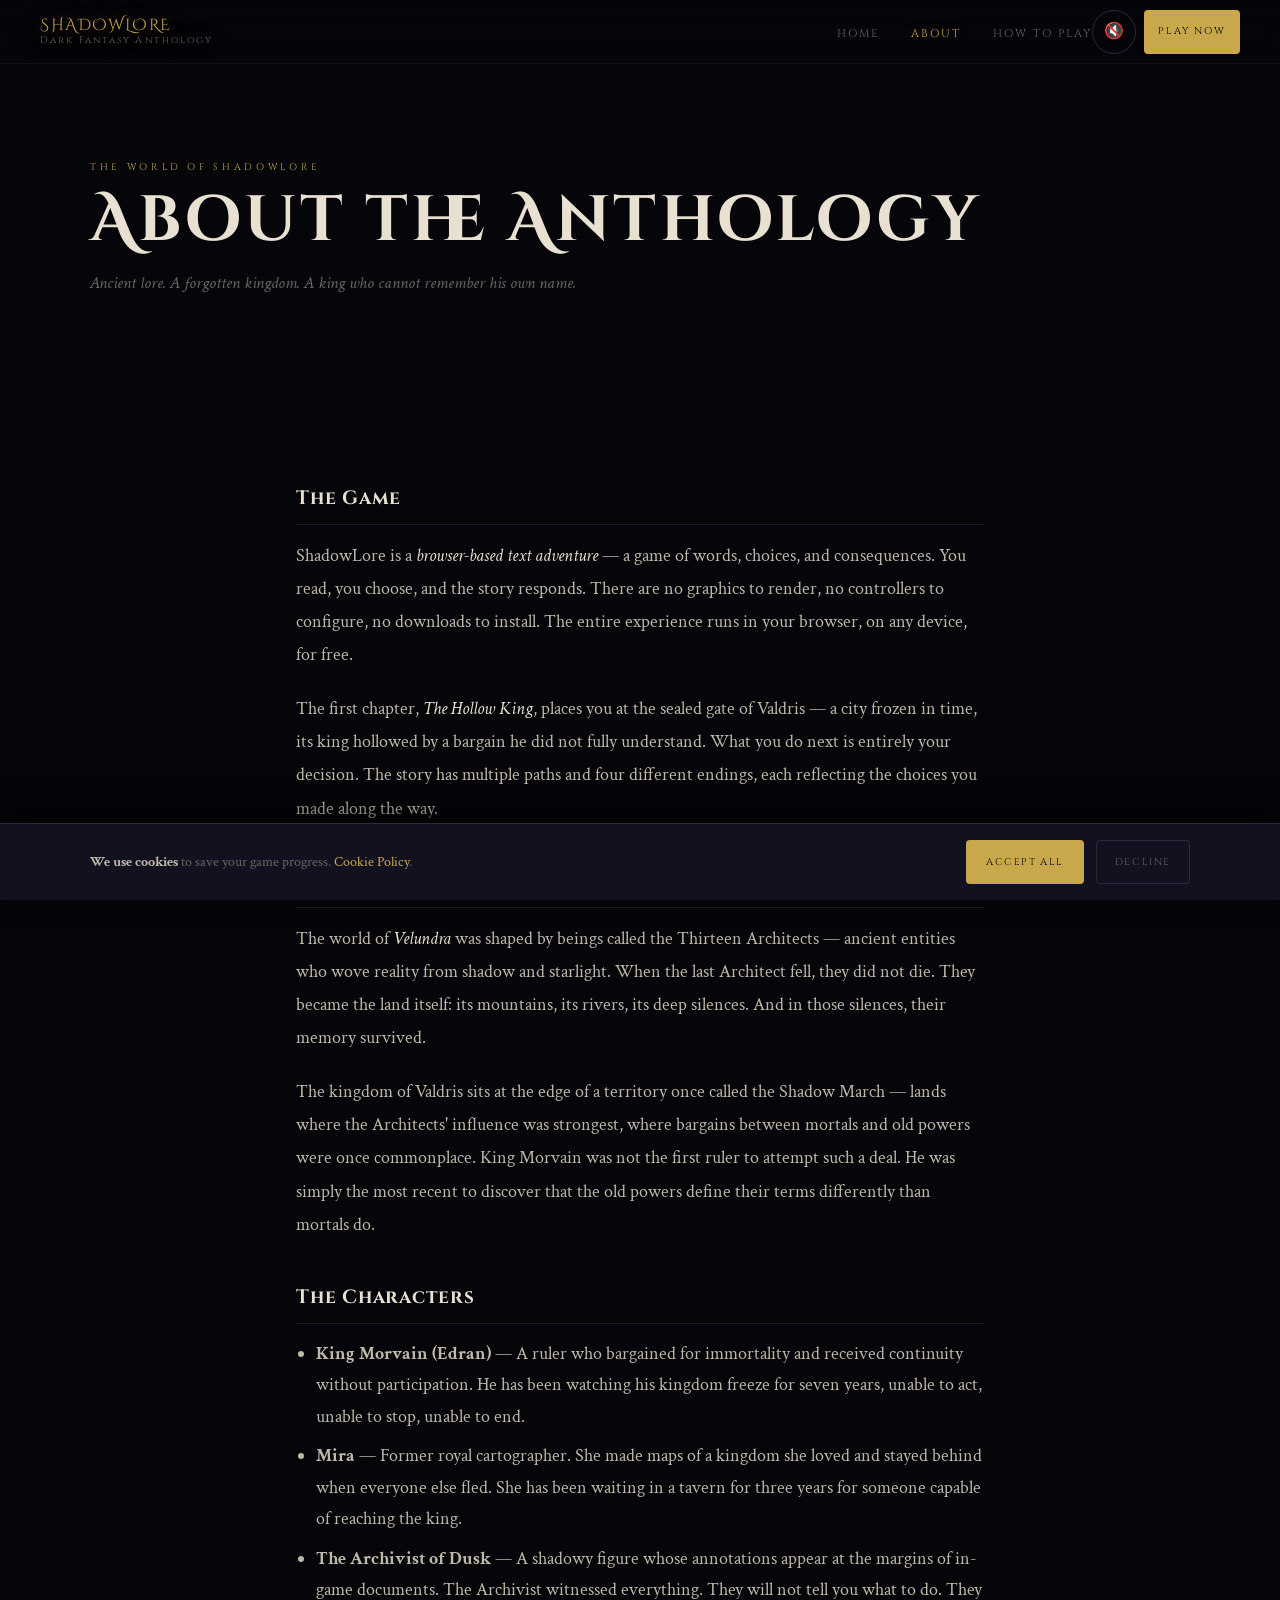
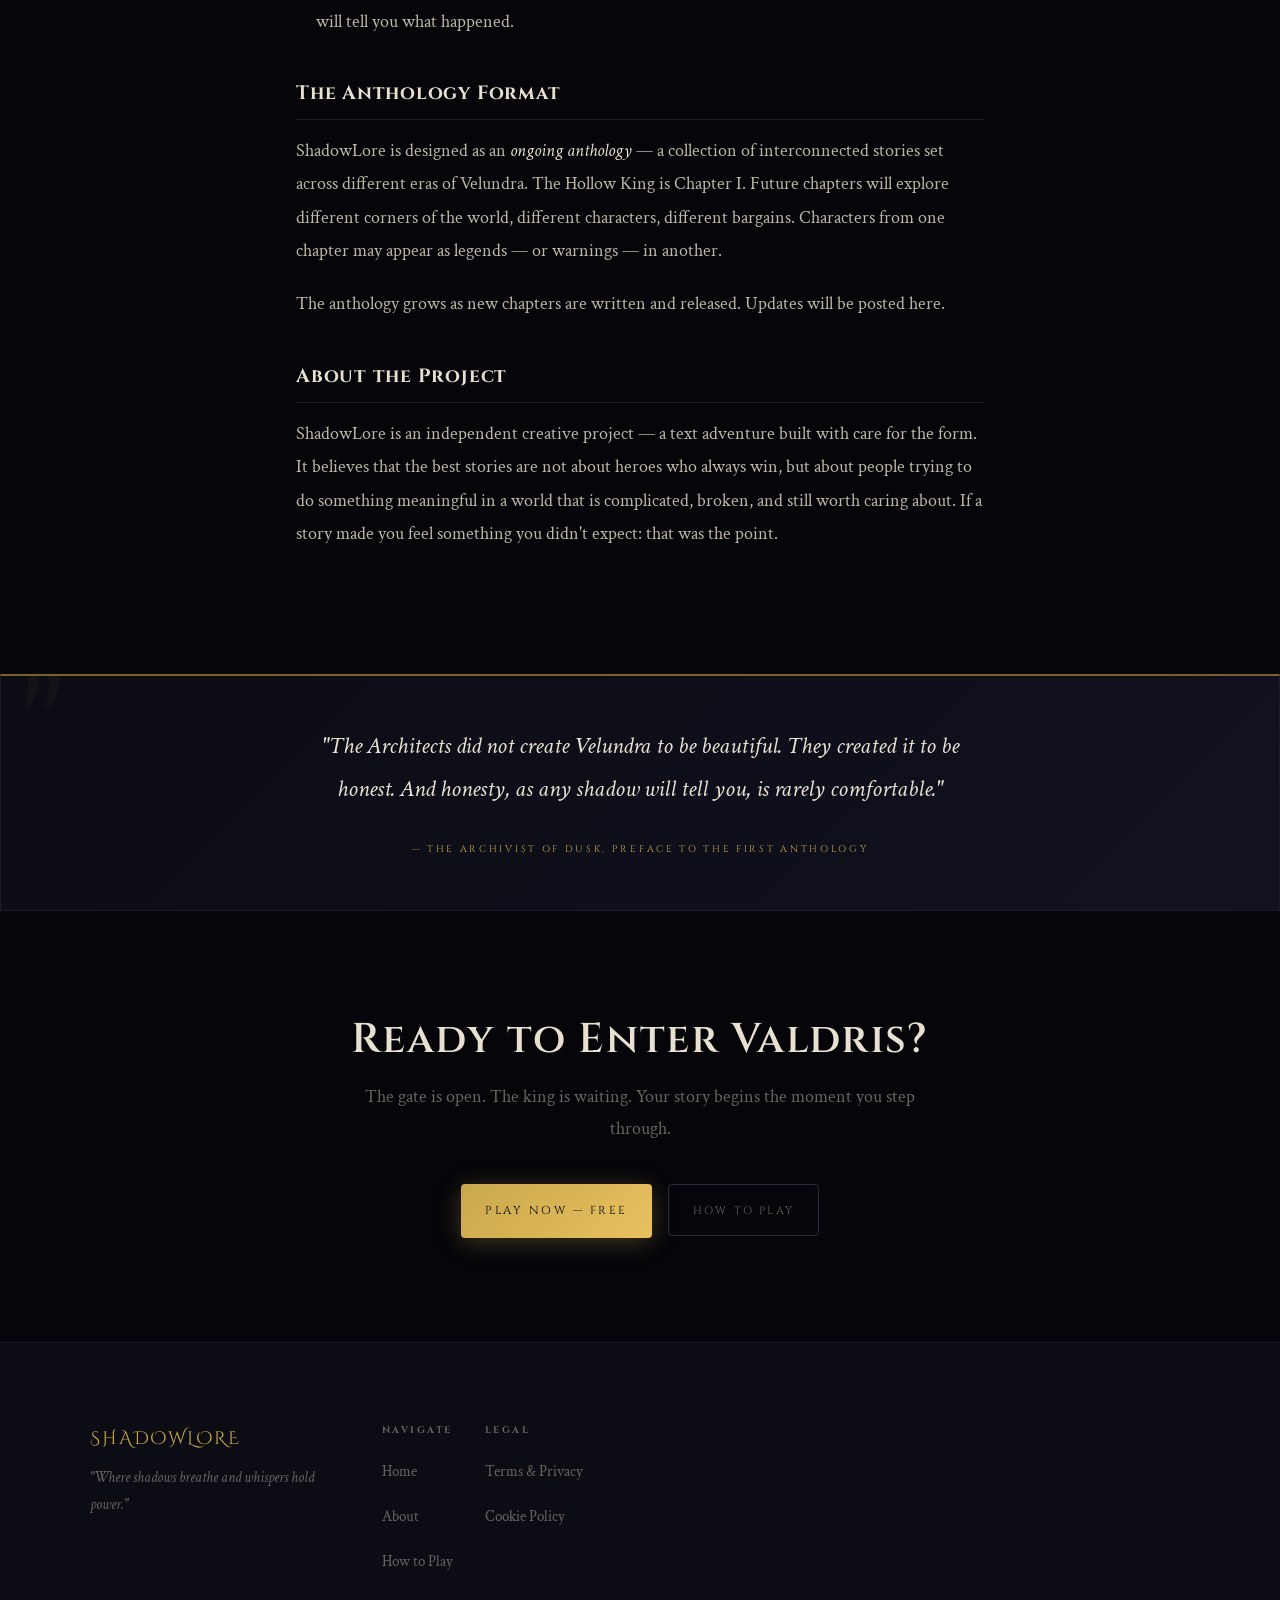
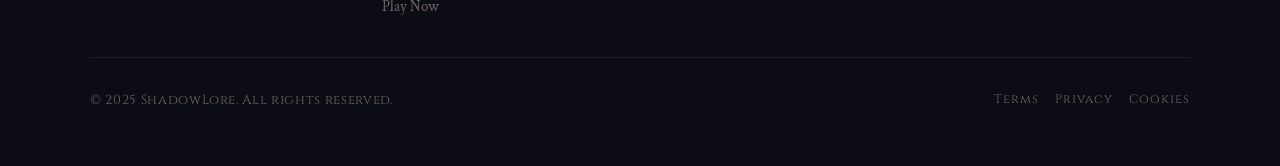
<file: about.html>
<!DOCTYPE html>
<html lang="en">
<head>
  <meta charset="UTF-8">
  <meta name="viewport" content="width=device-width, initial-scale=1.0">
  <title>About — ShadowLore</title>
  <meta name="description" content="Discover the world of Valdris and the lore behind ShadowLore, the dark fantasy text adventure.">
  <meta name="theme-color" content="#05050a">
  <meta name="ory-verify" content="orynth-9224696c40f641f5aef5e7060c193289" />
  <link rel="stylesheet" href="css/style.css">
  <link rel="icon" href="data:image/svg+xml,<svg xmlns='http://www.w3.org/2000/svg' viewBox='0 0 100 100'><text y='.9em' font-size='90'>🌑</text></svg>">
</head>
<body>
  <nav class="nav" role="navigation" aria-label="Main navigation">
    <a href="index.html" class="nav-logo">SHADOWLORE<span>Dark Fantasy Anthology</span></a>
    <ul class="nav-links" role="list">
      <li><a href="index.html">Home</a></li>
      <li><a href="about.html" class="active">About</a></li>
      <li><a href="how-to-play.html">How to Play</a></li>
    </ul>
    <div class="nav-right">
      <button class="btn-audio" title="Play Ambient Sound" aria-label="Toggle ambient sound">🔇</button>
      <a href="game.html" class="btn-play-nav">Play Now</a>
      <button class="btn-hamburger" aria-label="Open menu"><span></span><span></span><span></span></button>
    </div>
  </nav>
  <div class="nav-drawer" role="dialog" aria-label="Mobile navigation">
    <a href="index.html">Home</a>
    <a href="about.html" class="active">About</a>
    <a href="how-to-play.html">How to Play</a>
    <a href="game.html" class="btn-play-nav">Play Now</a>
  </div>

  <header class="page-hero">
    <div class="page-hero-bg" style="background-image:url('https://images.unsplash.com/photo-1518709268805-4e9042af9f23?w=1600&q=80');"></div>
    <div class="page-hero-overlay"></div>
    <div class="page-hero-content">
      <p class="page-hero-label">The World of ShadowLore</p>
      <h1 class="page-hero-title">About the Anthology</h1>
      <p class="page-hero-sub">Ancient lore. A forgotten kingdom. A king who cannot remember his own name.</p>
    </div>
  </header>

  <section class="section">
    <div class="section-inner">
      <div class="lore-block">
        <h2>The Game</h2>
        <p>ShadowLore is a <span class="highlight">browser-based text adventure</span> — a game of words, choices, and consequences. You read, you choose, and the story responds. There are no graphics to render, no controllers to configure, no downloads to install. The entire experience runs in your browser, on any device, for free.</p>
        <p>The first chapter, <span class="highlight">The Hollow King</span>, places you at the sealed gate of Valdris — a city frozen in time, its king hollowed by a bargain he did not fully understand. What you do next is entirely your decision. The story has multiple paths and four different endings, each reflecting the choices you made along the way.</p>

        <h2>The World: Velundra</h2>
        <p>The world of <span class="highlight">Velundra</span> was shaped by beings called the Thirteen Architects — ancient entities who wove reality from shadow and starlight. When the last Architect fell, they did not die. They became the land itself: its mountains, its rivers, its deep silences. And in those silences, their memory survived.</p>
        <p>The kingdom of Valdris sits at the edge of a territory once called the Shadow March — lands where the Architects' influence was strongest, where bargains between mortals and old powers were once commonplace. King Morvain was not the first ruler to attempt such a deal. He was simply the most recent to discover that the old powers define their terms differently than mortals do.</p>

        <h2>The Characters</h2>
        <ul>
          <li><strong>King Morvain (Edran)</strong> — A ruler who bargained for immortality and received continuity without participation. He has been watching his kingdom freeze for seven years, unable to act, unable to stop, unable to end.</li>
          <li><strong>Mira</strong> — Former royal cartographer. She made maps of a kingdom she loved and stayed behind when everyone else fled. She has been waiting in a tavern for three years for someone capable of reaching the king.</li>
          <li><strong>The Archivist of Dusk</strong> — A shadowy figure whose annotations appear at the margins of in-game documents. The Archivist witnessed everything. They will not tell you what to do. They will tell you what happened.</li>
        </ul>

        <h2>The Anthology Format</h2>
        <p>ShadowLore is designed as an <span class="highlight">ongoing anthology</span> — a collection of interconnected stories set across different eras of Velundra. The Hollow King is Chapter I. Future chapters will explore different corners of the world, different characters, different bargains. Characters from one chapter may appear as legends — or warnings — in another.</p>
        <p>The anthology grows as new chapters are written and released. Updates will be posted here.</p>

        <h2>About the Project</h2>
        <p>ShadowLore is an independent creative project — a text adventure built with care for the form. It believes that the best stories are not about heroes who always win, but about people trying to do something meaningful in a world that is complicated, broken, and still worth caring about. If a story made you feel something you didn't expect: that was the point.</p>
      </div>
    </div>
  </section>

  <div class="lore-quote reveal">
    <blockquote>"The Architects did not create Velundra to be beautiful. They created it to be honest. And honesty, as any shadow will tell you, is rarely comfortable."</blockquote>
    <cite>— The Archivist of Dusk, Preface to the First Anthology</cite>
  </div>

  <section class="section" style="text-align:center;">
    <div class="section-inner">
      <h2 class="section-title reveal">Ready to Enter Valdris?</h2>
      <p class="section-desc reveal" style="margin:0 auto 2.5rem;">The gate is open. The king is waiting. Your story begins the moment you step through.</p>
      <div style="display:flex;gap:1rem;justify-content:center;flex-wrap:wrap;" class="reveal">
        <a href="game.html" class="btn-primary">Play Now — Free</a>
        <a href="how-to-play.html" class="btn-secondary">How to Play</a>
      </div>
    </div>
  </section>

  <footer class="footer" role="contentinfo">
    <div class="footer-inner">
      <div class="footer-top">
        <div class="footer-brand"><p class="footer-logo">SHADOWLORE</p><p class="footer-tagline"><em>"Where shadows breathe and whispers hold power."</em></p></div>
        <div class="footer-links"><h4>Navigate</h4><ul role="list"><li><a href="index.html">Home</a></li><li><a href="about.html">About</a></li><li><a href="how-to-play.html">How to Play</a></li><li><a href="game.html">Play Now</a></li></ul></div>
        <div class="footer-links"><h4>Legal</h4><ul role="list"><li><a href="legal.html">Terms &amp; Privacy</a></li><li><a href="cookies.html">Cookie Policy</a></li></ul></div>
      </div>
      <div class="footer-bottom"><p class="footer-copy">© 2025 ShadowLore. All rights reserved.</p><div class="footer-legal"><a href="legal.html">Terms</a><a href="legal.html#privacy">Privacy</a><a href="cookies.html">Cookies</a></div></div>
    </div>
  </footer>
  <div class="cookie-banner" role="dialog" aria-label="Cookie consent"><div class="cookie-inner"><div class="cookie-text"><p><strong>We use cookies</strong> to save your game progress. <a href="cookies.html">Cookie Policy</a>.</p></div><div class="cookie-btns"><button class="btn-cookie-accept">Accept All</button><button class="btn-cookie-decline">Decline</button></div></div></div>
  <script src="js/main.js"></script>
</body>
</html>
</file>
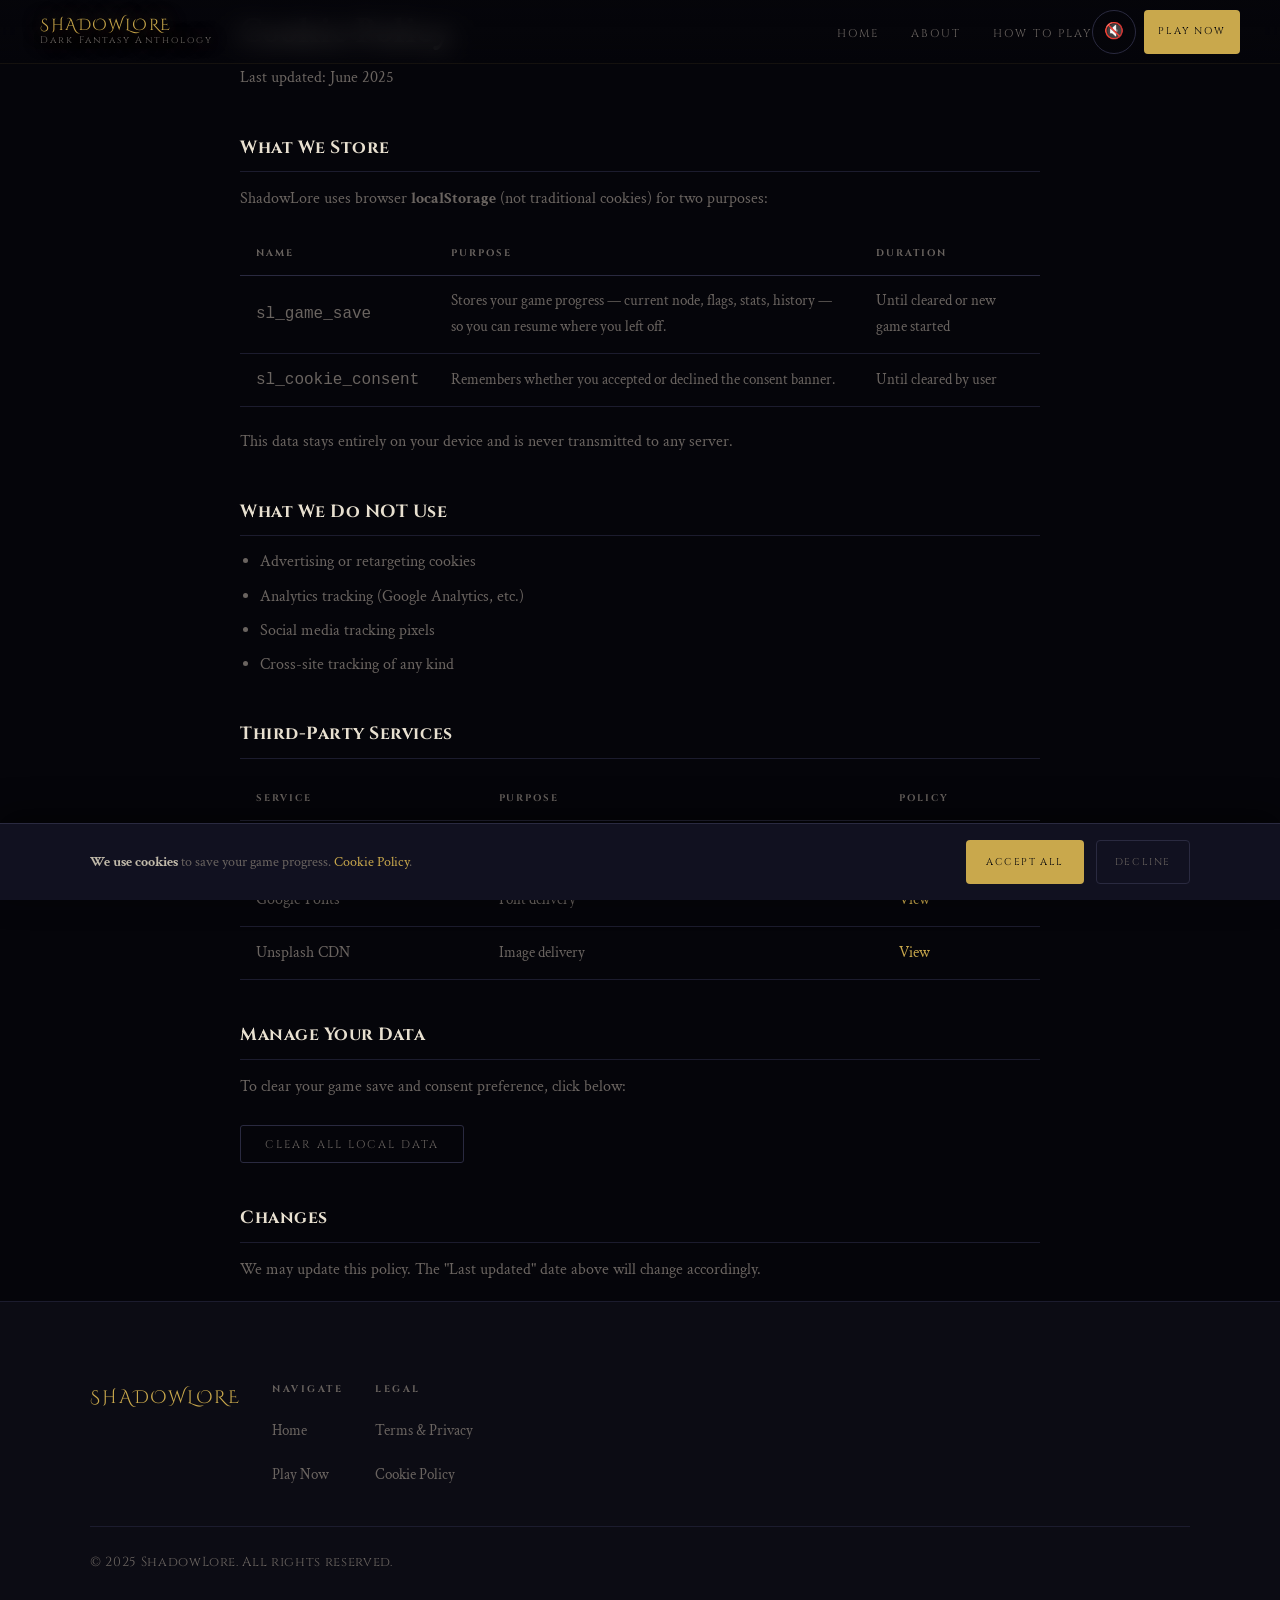
<file: cookies.html>
<!DOCTYPE html>
<html lang="en">
<head>
  <meta charset="UTF-8">
  <meta name="viewport" content="width=device-width, initial-scale=1.0">
  <title>Cookie Policy — ShadowLore</title>
  <meta name="theme-color" content="#05050a">
  <meta name="ory-verify" content="orynth-9224696c40f641f5aef5e7060c193289" />
  <link rel="stylesheet" href="css/style.css">
  <link rel="icon" href="data:image/svg+xml,<svg xmlns='http://www.w3.org/2000/svg' viewBox='0 0 100 100'><text y='.9em' font-size='90'>🌑</text></svg>">
</head>
<body>
  <nav class="nav" role="navigation" aria-label="Main navigation">
    <a href="index.html" class="nav-logo">SHADOWLORE<span>Dark Fantasy Anthology</span></a>
    <ul class="nav-links" role="list"><li><a href="index.html">Home</a></li><li><a href="about.html">About</a></li><li><a href="how-to-play.html">How to Play</a></li></ul>
    <div class="nav-right"><button class="btn-audio" aria-label="Toggle ambient sound">🔇</button><a href="game.html" class="btn-play-nav">Play Now</a><button class="btn-hamburger" aria-label="Open menu"><span></span><span></span><span></span></button></div>
  </nav>
  <div class="nav-drawer" role="dialog" aria-label="Mobile navigation"><a href="index.html">Home</a><a href="about.html">About</a><a href="how-to-play.html">How to Play</a><a href="game.html" class="btn-play-nav">Play Now</a></div>
  <main class="legal-wrap">
    <h1>Cookie Policy</h1>
    <p class="legal-meta">Last updated: June 2025</p>
    <h2>What We Store</h2>
    <p>ShadowLore uses browser <strong>localStorage</strong> (not traditional cookies) for two purposes:</p>
    <table class="cookie-table" role="table">
      <thead><tr><th>Name</th><th>Purpose</th><th>Duration</th></tr></thead>
      <tbody>
        <tr><td><code>sl_game_save</code></td><td>Stores your game progress — current node, flags, stats, history — so you can resume where you left off.</td><td>Until cleared or new game started</td></tr>
        <tr><td><code>sl_cookie_consent</code></td><td>Remembers whether you accepted or declined the consent banner.</td><td>Until cleared by user</td></tr>
      </tbody>
    </table>
    <p>This data stays entirely on your device and is never transmitted to any server.</p>
    <h2>What We Do NOT Use</h2>
    <ul>
      <li>Advertising or retargeting cookies</li>
      <li>Analytics tracking (Google Analytics, etc.)</li>
      <li>Social media tracking pixels</li>
      <li>Cross-site tracking of any kind</li>
    </ul>
    <h2>Third-Party Services</h2>
    <table class="cookie-table" role="table">
      <thead><tr><th>Service</th><th>Purpose</th><th>Policy</th></tr></thead>
      <tbody>
        <tr><td>GitHub Pages</td><td>Hosting — may log access data</td><td><a href="https://docs.github.com/en/site-policy/privacy-policies/github-general-privacy-statement" target="_blank" rel="noopener">View</a></td></tr>
        <tr><td>Google Fonts</td><td>Font delivery</td><td><a href="https://policies.google.com/privacy" target="_blank" rel="noopener">View</a></td></tr>
        <tr><td>Unsplash CDN</td><td>Image delivery</td><td><a href="https://unsplash.com/privacy" target="_blank" rel="noopener">View</a></td></tr>
      </tbody>
    </table>
    <h2>Manage Your Data</h2>
    <p>To clear your game save and consent preference, click below:</p>
    <button onclick="localStorage.removeItem('sl_game_save');localStorage.removeItem('sl_cookie_consent');alert('Game save and cookie preference cleared.');" style="font-family:var(--font-heading);font-size:0.7rem;letter-spacing:0.18em;text-transform:uppercase;color:var(--text-dim);border:1px solid var(--border2);padding:0.65rem 1.5rem;border-radius:3px;margin-top:0.5rem;cursor:pointer;background:none;">Clear All Local Data</button>
    <h2>Changes</h2>
    <p>We may update this policy. The "Last updated" date above will change accordingly.</p>
  </main>
  <footer class="footer" role="contentinfo"><div class="footer-inner"><div class="footer-top"><div class="footer-brand"><p class="footer-logo">SHADOWLORE</p></div><div class="footer-links"><h4>Navigate</h4><ul role="list"><li><a href="index.html">Home</a></li><li><a href="game.html">Play Now</a></li></ul></div><div class="footer-links"><h4>Legal</h4><ul role="list"><li><a href="legal.html">Terms &amp; Privacy</a></li><li><a href="cookies.html">Cookie Policy</a></li></ul></div></div><div class="footer-bottom"><p class="footer-copy">© 2025 ShadowLore. All rights reserved.</p></div></div></footer>
  <div class="cookie-banner" role="dialog" aria-label="Cookie consent"><div class="cookie-inner"><div class="cookie-text"><p><strong>We use cookies</strong> to save your game progress. <a href="cookies.html">Cookie Policy</a>.</p></div><div class="cookie-btns"><button class="btn-cookie-accept">Accept All</button><button class="btn-cookie-decline">Decline</button></div></div></div>
  <script src="js/main.js"></script>
</body>
</html>
</file>
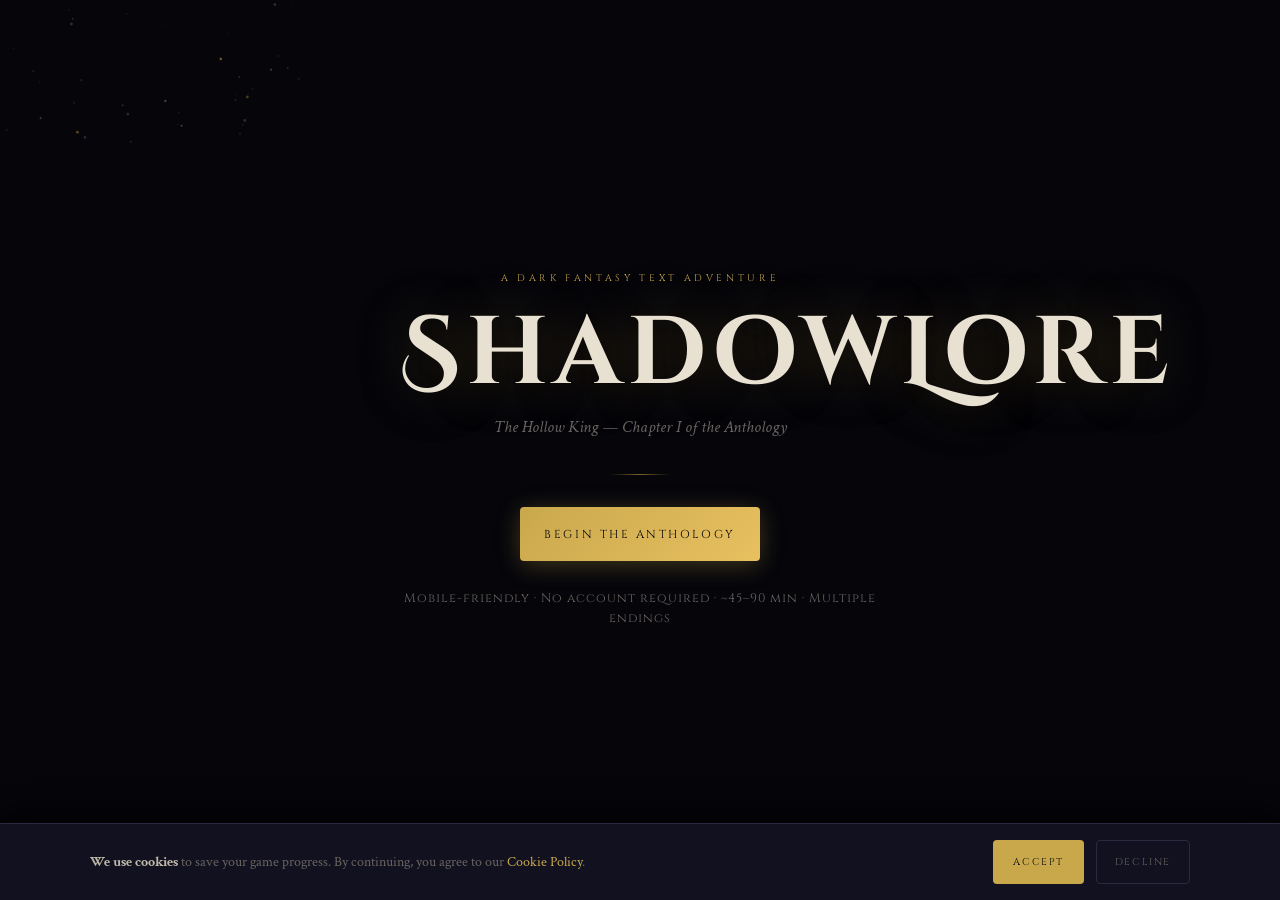
<file: game.html>
<!DOCTYPE html>
<html lang="en">
<head>
  <meta charset="UTF-8">
  <meta name="viewport" content="width=device-width, initial-scale=1.0">
  <title>Play — ShadowLore</title>
  <meta name="description" content="Play ShadowLore: The Hollow King — a dark fantasy text adventure. Every choice shapes the fate of a lost kingdom.">
  <meta name="theme-color" content="#05050a">
  <meta name="ory-verify" content="orynth-9224696c40f641f5aef5e7060c193289" />
  <link rel="stylesheet" href="css/style.css">
  <link rel="stylesheet" href="css/game.css">
  <link rel="icon" href="data:image/svg+xml,<svg xmlns='http://www.w3.org/2000/svg' viewBox='0 0 100 100'><text y='.9em' font-size='90'>🌑</text></svg>">
</head>
<body>

  <!-- ======= START SCREEN ======= -->
  <div id="start-screen">
    <div class="start-bg"></div>
    <div class="start-overlay"></div>
    <canvas id="particles-canvas" aria-hidden="true"></canvas>
    <div class="start-content">
      <p class="start-eyebrow">A Dark Fantasy Text Adventure</p>
      <h1 class="start-title">ShadowLore</h1>
      <p class="start-sub"><em>The Hollow King — Chapter I of the Anthology</em></p>
      <div class="start-divider"></div>
      <div class="start-buttons">
        <button class="btn-primary" id="btn-new-game">Begin the Anthology</button>
        <button class="btn-secondary hidden" id="btn-continue">Continue Your Journey</button>
      </div>
      <p class="start-note">Mobile-friendly · No account required · ~45–90 min · Multiple endings</p>
    </div>
  </div>

  <!-- ======= GAME SCREEN ======= -->
  <div id="game-screen" class="hidden">
    <div id="game-bg" data-scene="gate" aria-hidden="true"></div>

    <!-- Game Nav -->
    <nav class="game-nav" aria-label="Game navigation">
      <a href="index.html" class="game-nav-logo">SHADOWLORE</a>
      <button class="game-nav-btn" id="btn-history" aria-label="View journey history">Journal</button>
      <button class="game-nav-btn" id="btn-restart" aria-label="Restart game">Restart</button>
    </nav>

    <!-- Stats bar -->
    <div class="stats-bar" role="status" aria-label="Character stats">
      <div class="stat-item">
        <span class="stat-icon">💡</span>
        <span class="stat-label">Knowledge</span>
        <span class="stat-val" id="stat-knowledge-val">+0</span>
      </div>
      <div class="stat-item">
        <span class="stat-icon">⚖️</span>
        <span class="stat-label">Reputation</span>
        <span class="stat-val" id="stat-reputation-val">+0</span>
      </div>
      <div class="stat-item">
        <span class="stat-icon">🗡️</span>
        <span class="stat-label">Courage</span>
        <span class="stat-val" id="stat-courage-val">+0</span>
      </div>
    </div>

    <!-- Main layout -->
    <div class="game-layout">
      <div class="scene-header">
        <p class="chapter-label" id="chapter-label">Chapter I</p>
        <p class="scene-label" id="scene-label">The Iron Gate of Valdris</p>
      </div>

      <!-- Story text -->
      <main id="story-panel" role="main" aria-live="polite" aria-atomic="false">
        <div id="story-text"></div>
      </main>

      <!-- Choices -->
      <aside id="choices-panel" aria-label="Your choices">
        <div id="choices" role="list"></div>
      </aside>
    </div>

    <!-- History panel -->
    <div class="history-panel" id="history-panel" role="dialog" aria-label="Journey history">
      <div class="history-header">
        <h3>Your Journey</h3>
        <button class="history-close" id="btn-close-history" aria-label="Close history">✕</button>
      </div>
      <ul id="history-list" role="list"></ul>
    </div>
  </div>

  <!-- Cookie banner -->
  <div class="cookie-banner" role="dialog" aria-label="Cookie consent">
    <div class="cookie-inner">
      <div class="cookie-text">
        <p><strong>We use cookies</strong> to save your game progress. By continuing, you agree to our <a href="cookies.html">Cookie Policy</a>.</p>
      </div>
      <div class="cookie-btns">
        <button class="btn-cookie-accept">Accept</button>
        <button class="btn-cookie-decline">Decline</button>
      </div>
    </div>
  </div>

  <script src="js/main.js"></script>
  <script src="js/game.js"></script>
</body>
</html>
</file>
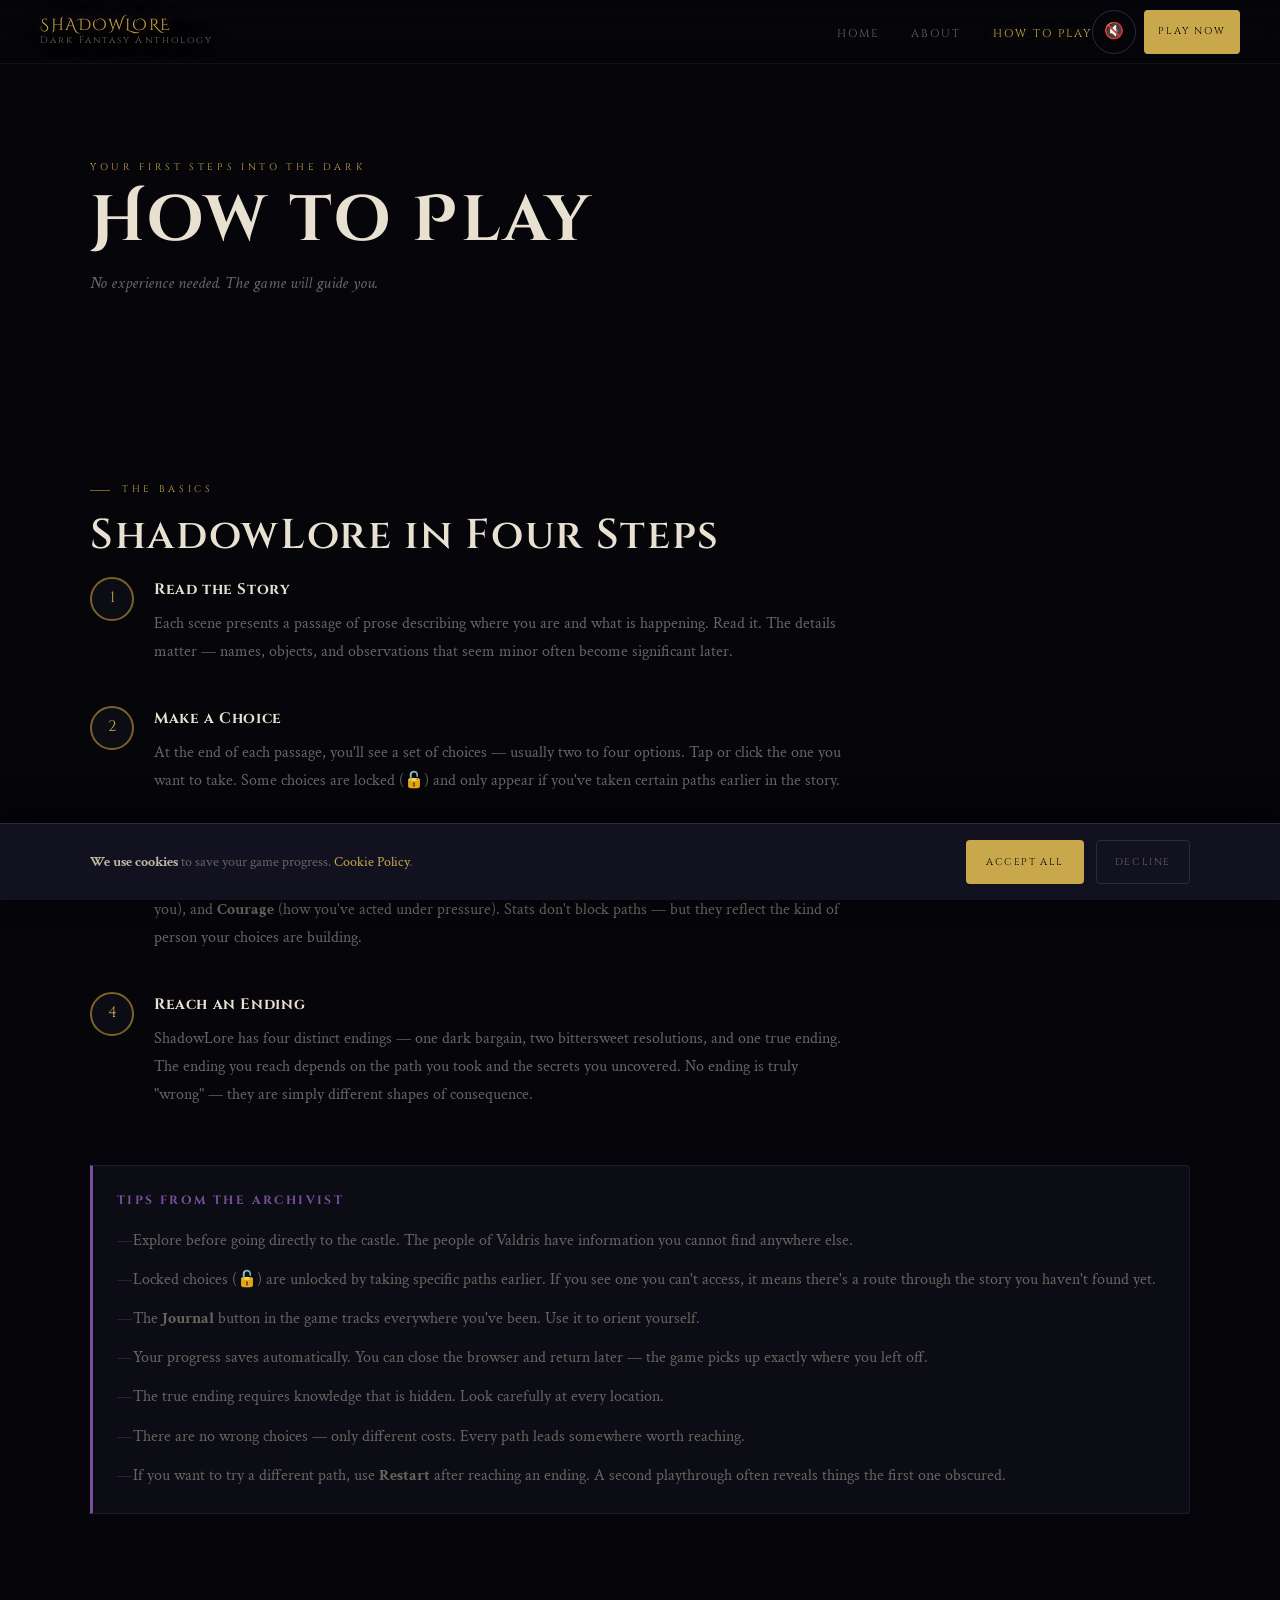
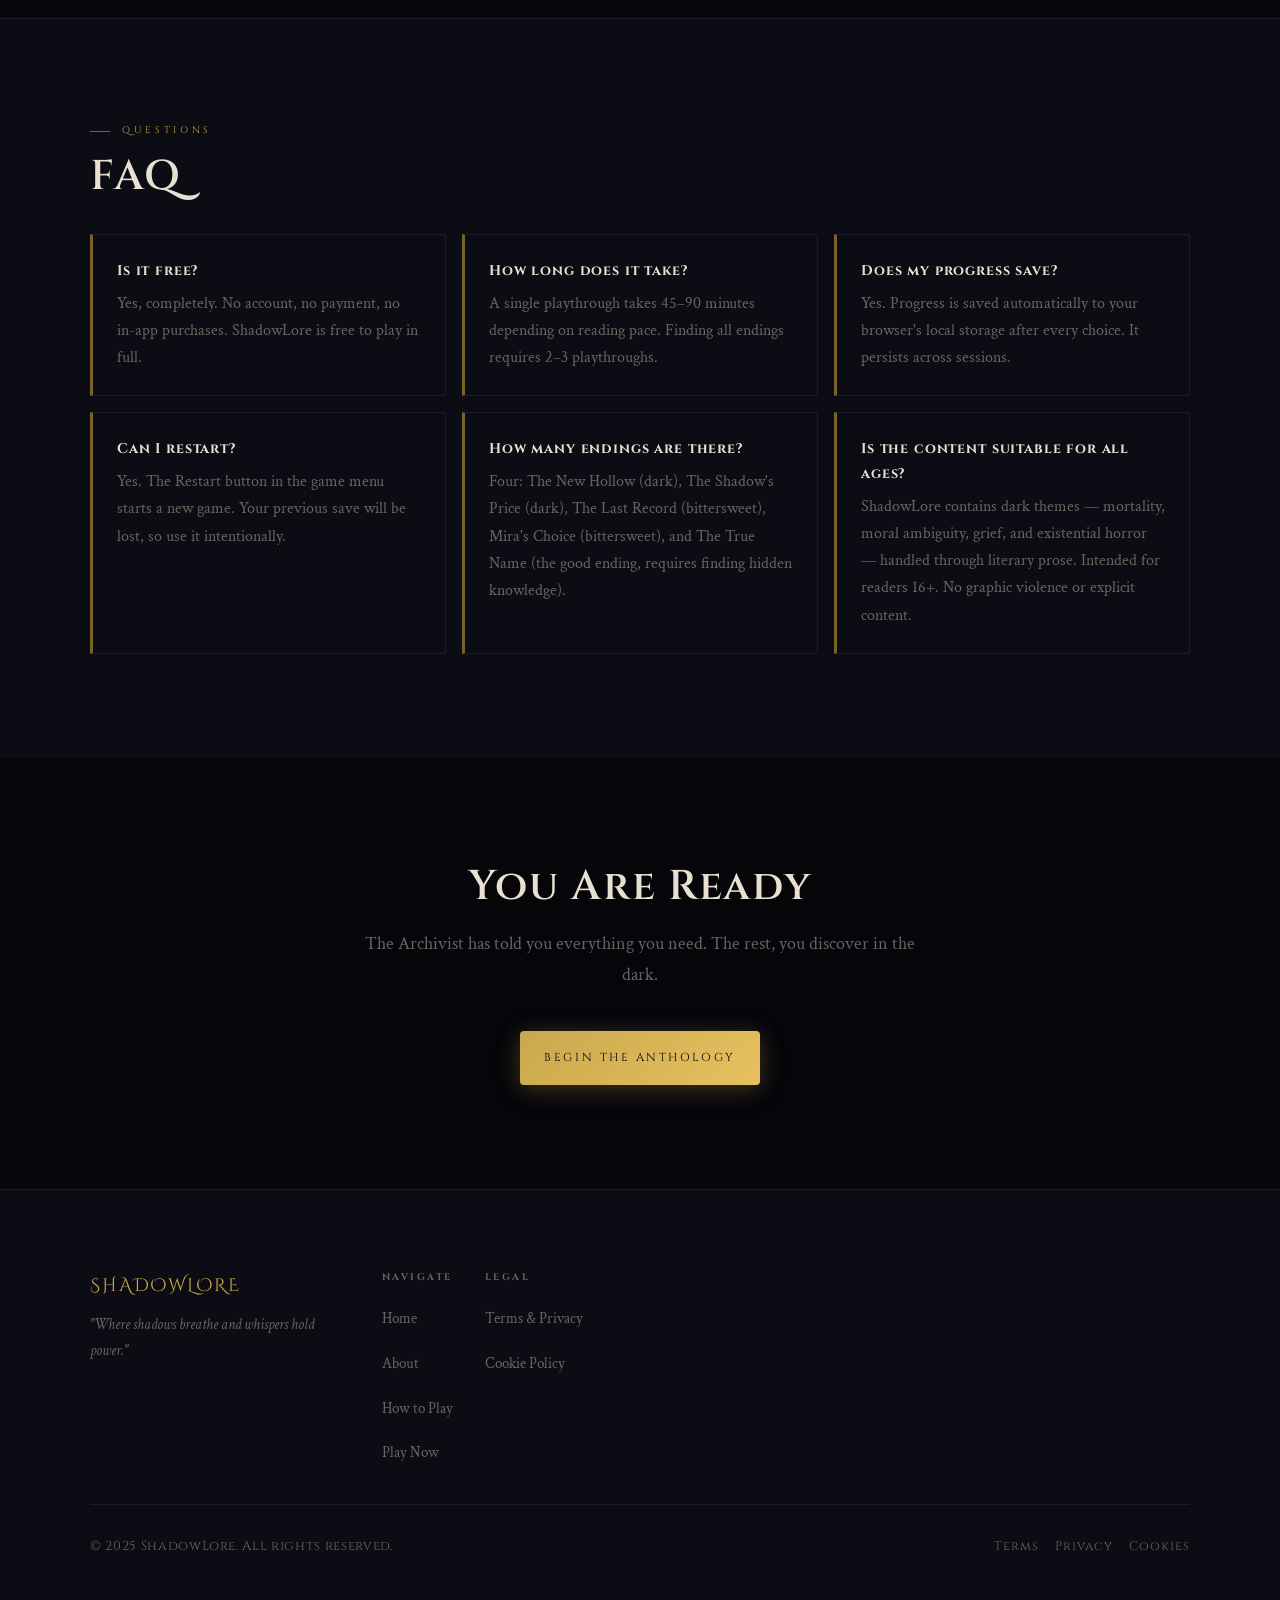
<file: how-to-play.html>
<!DOCTYPE html>
<html lang="en">
<head>
  <meta charset="UTF-8">
  <meta name="viewport" content="width=device-width, initial-scale=1.0">
  <title>How to Play — ShadowLore</title>
  <meta name="description" content="Learn how to play ShadowLore — the dark fantasy text adventure. Choices, stats, endings, and tips explained.">
  <meta name="theme-color" content="#05050a">
  <meta name="ory-verify" content="orynth-9224696c40f641f5aef5e7060c193289" />
  <link rel="stylesheet" href="css/style.css">
  <link rel="icon" href="data:image/svg+xml,<svg xmlns='http://www.w3.org/2000/svg' viewBox='0 0 100 100'><text y='.9em' font-size='90'>🌑</text></svg>">
</head>
<body>
  <nav class="nav" role="navigation" aria-label="Main navigation">
    <a href="index.html" class="nav-logo">SHADOWLORE<span>Dark Fantasy Anthology</span></a>
    <ul class="nav-links" role="list">
      <li><a href="index.html">Home</a></li>
      <li><a href="about.html">About</a></li>
      <li><a href="how-to-play.html" class="active">How to Play</a></li>
    </ul>
    <div class="nav-right">
      <button class="btn-audio" title="Play Ambient Sound" aria-label="Toggle ambient sound">🔇</button>
      <a href="game.html" class="btn-play-nav">Play Now</a>
      <button class="btn-hamburger" aria-label="Open menu"><span></span><span></span><span></span></button>
    </div>
  </nav>
  <div class="nav-drawer" role="dialog" aria-label="Mobile navigation">
    <a href="index.html">Home</a><a href="about.html">About</a><a href="how-to-play.html" class="active">How to Play</a>
    <a href="game.html" class="btn-play-nav">Play Now</a>
  </div>

  <header class="page-hero">
    <div class="page-hero-bg" style="background-image:url('https://images.unsplash.com/photo-1574375927938-d5a98e8ffe85?w=1600&q=80');"></div>
    <div class="page-hero-overlay"></div>
    <div class="page-hero-content">
      <p class="page-hero-label">Your First Steps Into the Dark</p>
      <h1 class="page-hero-title">How to Play</h1>
      <p class="page-hero-sub">No experience needed. The game will guide you.</p>
    </div>
  </header>

  <section class="section">
    <div class="section-inner">
      <p class="section-label reveal">The Basics</p>
      <h2 class="section-title reveal">ShadowLore in Four Steps</h2>

      <ol class="steps-list" role="list">
        <li class="step-item reveal">
          <div class="step-num" aria-hidden="true">1</div>
          <div class="step-content">
            <h3 class="step-title">Read the Story</h3>
            <p class="step-text">Each scene presents a passage of prose describing where you are and what is happening. Read it. The details matter — names, objects, and observations that seem minor often become significant later.</p>
          </div>
        </li>
        <li class="step-item reveal">
          <div class="step-num" aria-hidden="true">2</div>
          <div class="step-content">
            <h3 class="step-title">Make a Choice</h3>
            <p class="step-text">At the end of each passage, you'll see a set of choices — usually two to four options. Tap or click the one you want to take. Some choices are locked (<strong>🔓</strong>) and only appear if you've taken certain paths earlier in the story.</p>
          </div>
        </li>
        <li class="step-item reveal">
          <div class="step-num" aria-hidden="true">3</div>
          <div class="step-content">
            <h3 class="step-title">Watch Your Stats</h3>
            <p class="step-text">Three stats track who you're becoming: <strong>Knowledge</strong> (what you've learned), <strong>Reputation</strong> (how others see you), and <strong>Courage</strong> (how you've acted under pressure). Stats don't block paths — but they reflect the kind of person your choices are building.</p>
          </div>
        </li>
        <li class="step-item reveal">
          <div class="step-num" aria-hidden="true">4</div>
          <div class="step-content">
            <h3 class="step-title">Reach an Ending</h3>
            <p class="step-text">ShadowLore has four distinct endings — one dark bargain, two bittersweet resolutions, and one true ending. The ending you reach depends on the path you took and the secrets you uncovered. No ending is truly "wrong" — they are simply different shapes of consequence.</p>
          </div>
        </li>
      </ol>

      <div class="tips-box reveal">
        <h3>Tips from the Archivist</h3>
        <ul role="list">
          <li>Explore before going directly to the castle. The people of Valdris have information you cannot find anywhere else.</li>
          <li>Locked choices (<strong>🔓</strong>) are unlocked by taking specific paths earlier. If you see one you can't access, it means there's a route through the story you haven't found yet.</li>
          <li>The <strong>Journal</strong> button in the game tracks everywhere you've been. Use it to orient yourself.</li>
          <li>Your progress saves automatically. You can close the browser and return later — the game picks up exactly where you left off.</li>
          <li>The true ending requires knowledge that is hidden. Look carefully at every location.</li>
          <li>There are no wrong choices — only different costs. Every path leads somewhere worth reaching.</li>
          <li>If you want to try a different path, use <strong>Restart</strong> after reaching an ending. A second playthrough often reveals things the first one obscured.</li>
        </ul>
      </div>
    </div>
  </section>

  <section class="section" style="background:var(--surface);border-top:1px solid var(--border);">
    <div class="section-inner">
      <p class="section-label reveal">Questions</p>
      <h2 class="section-title reveal">FAQ</h2>
      <div class="features-grid" style="margin-top:2rem;">
        <div class="feature-item reveal"><h3 class="feature-title">Is it free?</h3><p class="feature-text">Yes, completely. No account, no payment, no in-app purchases. ShadowLore is free to play in full.</p></div>
        <div class="feature-item reveal"><h3 class="feature-title">How long does it take?</h3><p class="feature-text">A single playthrough takes 45–90 minutes depending on reading pace. Finding all endings requires 2–3 playthroughs.</p></div>
        <div class="feature-item reveal"><h3 class="feature-title">Does my progress save?</h3><p class="feature-text">Yes. Progress is saved automatically to your browser's local storage after every choice. It persists across sessions.</p></div>
        <div class="feature-item reveal"><h3 class="feature-title">Can I restart?</h3><p class="feature-text">Yes. The Restart button in the game menu starts a new game. Your previous save will be lost, so use it intentionally.</p></div>
        <div class="feature-item reveal"><h3 class="feature-title">How many endings are there?</h3><p class="feature-text">Four: The New Hollow (dark), The Shadow's Price (dark), The Last Record (bittersweet), Mira's Choice (bittersweet), and The True Name (the good ending, requires finding hidden knowledge).</p></div>
        <div class="feature-item reveal"><h3 class="feature-title">Is the content suitable for all ages?</h3><p class="feature-text">ShadowLore contains dark themes — mortality, moral ambiguity, grief, and existential horror — handled through literary prose. Intended for readers 16+. No graphic violence or explicit content.</p></div>
      </div>
    </div>
  </section>

  <section class="section" style="text-align:center;">
    <div class="section-inner">
      <h2 class="section-title reveal">You Are Ready</h2>
      <p class="section-desc reveal" style="margin:0 auto 2.5rem;">The Archivist has told you everything you need. The rest, you discover in the dark.</p>
      <a href="game.html" class="btn-primary reveal">Begin the Anthology</a>
    </div>
  </section>

  <footer class="footer" role="contentinfo">
    <div class="footer-inner">
      <div class="footer-top">
        <div class="footer-brand"><p class="footer-logo">SHADOWLORE</p><p class="footer-tagline"><em>"Where shadows breathe and whispers hold power."</em></p></div>
        <div class="footer-links"><h4>Navigate</h4><ul role="list"><li><a href="index.html">Home</a></li><li><a href="about.html">About</a></li><li><a href="how-to-play.html">How to Play</a></li><li><a href="game.html">Play Now</a></li></ul></div>
        <div class="footer-links"><h4>Legal</h4><ul role="list"><li><a href="legal.html">Terms &amp; Privacy</a></li><li><a href="cookies.html">Cookie Policy</a></li></ul></div>
      </div>
      <div class="footer-bottom"><p class="footer-copy">© 2025 ShadowLore. All rights reserved.</p><div class="footer-legal"><a href="legal.html">Terms</a><a href="legal.html#privacy">Privacy</a><a href="cookies.html">Cookies</a></div></div>
    </div>
  </footer>
  <div class="cookie-banner" role="dialog" aria-label="Cookie consent"><div class="cookie-inner"><div class="cookie-text"><p><strong>We use cookies</strong> to save your game progress. <a href="cookies.html">Cookie Policy</a>.</p></div><div class="cookie-btns"><button class="btn-cookie-accept">Accept All</button><button class="btn-cookie-decline">Decline</button></div></div></div>
  <script src="js/main.js"></script>
</body>
</html>
</file>
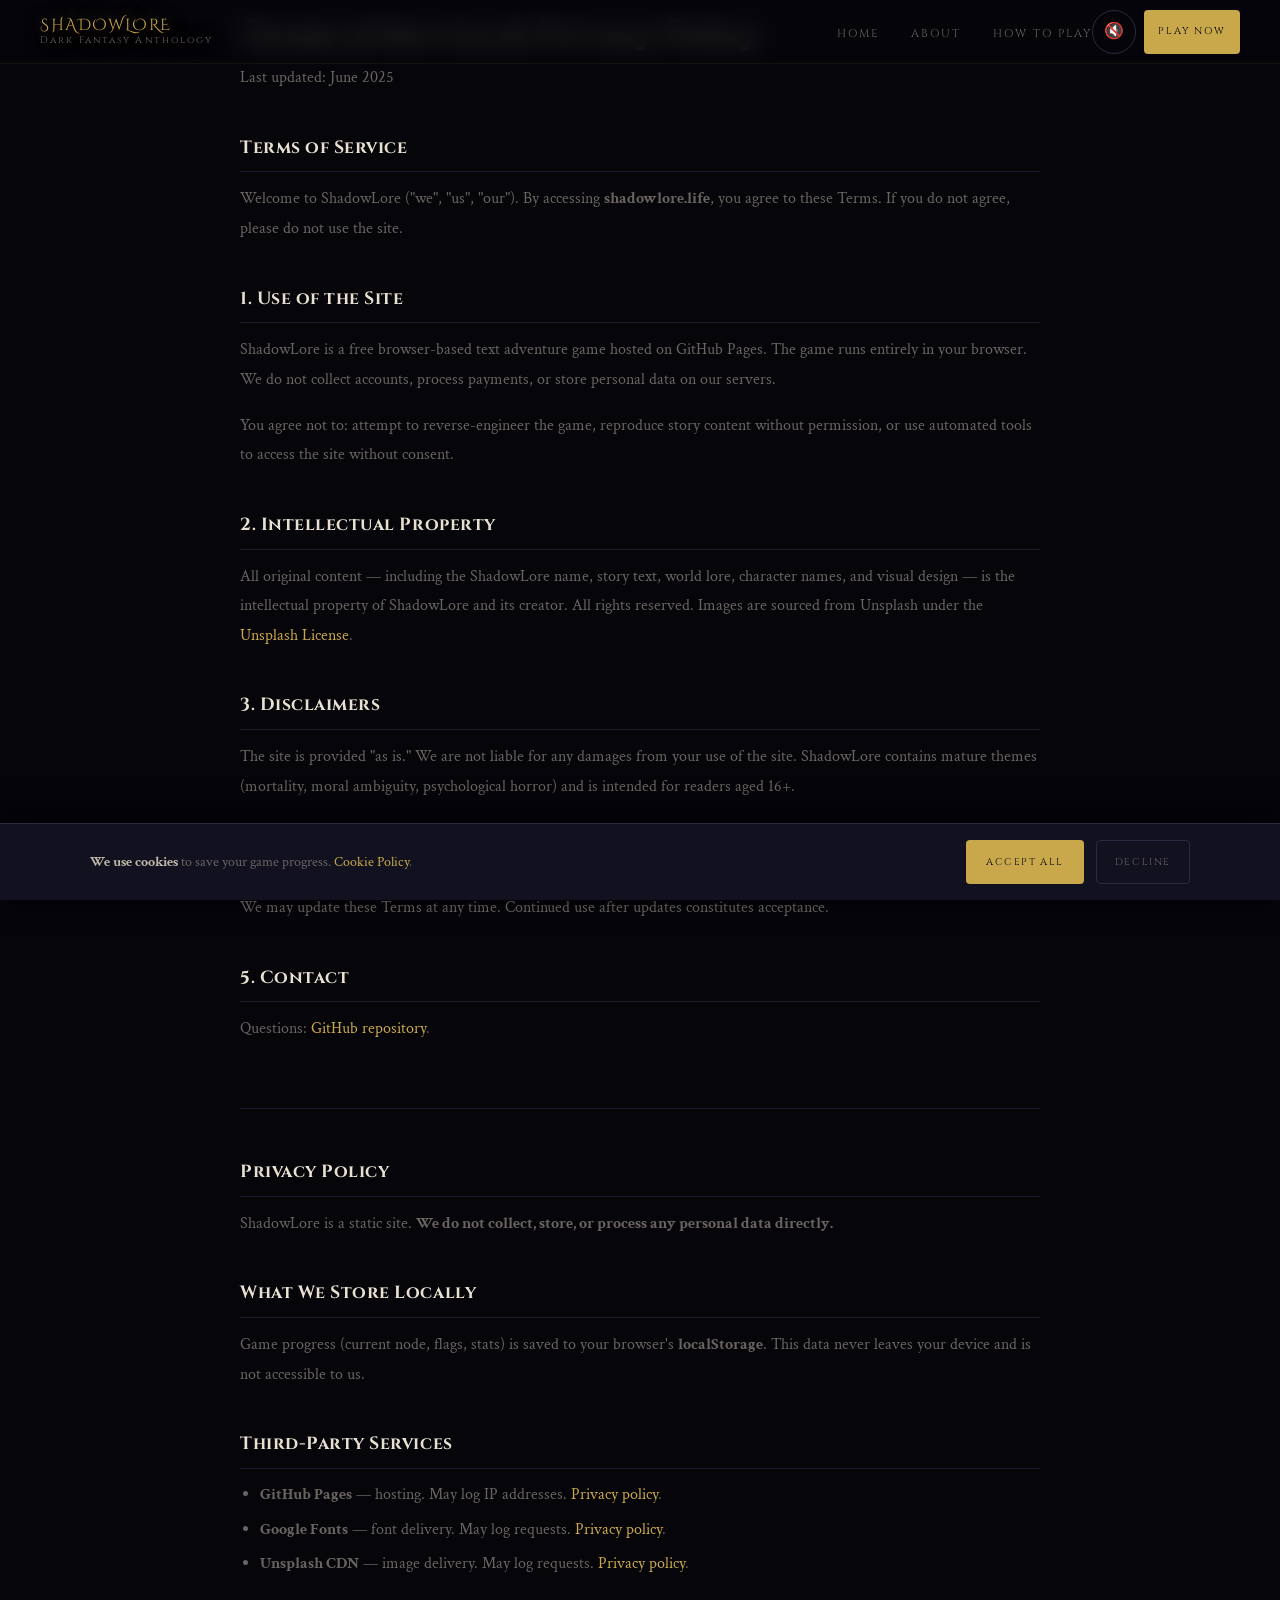
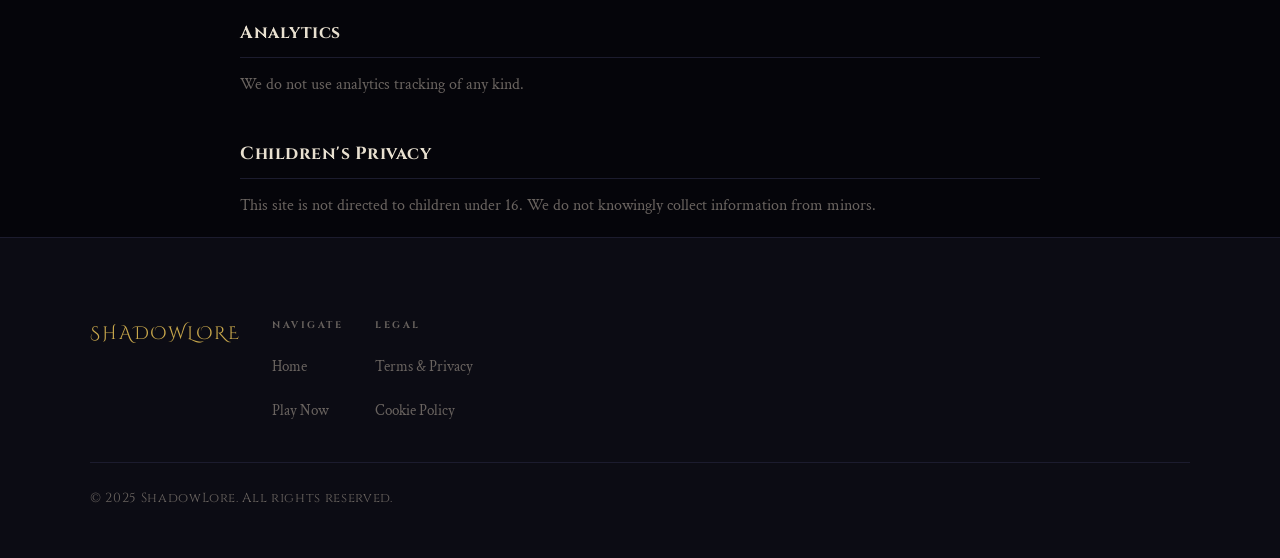
<file: legal.html>
<!DOCTYPE html>
<html lang="en">
<head>
  <meta charset="UTF-8">
  <meta name="viewport" content="width=device-width, initial-scale=1.0">
  <title>Terms &amp; Privacy — ShadowLore</title>
  <meta name="theme-color" content="#05050a">
  <meta name="ory-verify" content="orynth-9224696c40f641f5aef5e7060c193289" />
  <link rel="stylesheet" href="css/style.css">
  <link rel="icon" href="data:image/svg+xml,<svg xmlns='http://www.w3.org/2000/svg' viewBox='0 0 100 100'><text y='.9em' font-size='90'>🌑</text></svg>">
</head>
<body>
  <nav class="nav" role="navigation" aria-label="Main navigation">
    <a href="index.html" class="nav-logo">SHADOWLORE<span>Dark Fantasy Anthology</span></a>
    <ul class="nav-links" role="list"><li><a href="index.html">Home</a></li><li><a href="about.html">About</a></li><li><a href="how-to-play.html">How to Play</a></li></ul>
    <div class="nav-right"><button class="btn-audio" aria-label="Toggle ambient sound">🔇</button><a href="game.html" class="btn-play-nav">Play Now</a><button class="btn-hamburger" aria-label="Open menu"><span></span><span></span><span></span></button></div>
  </nav>
  <div class="nav-drawer" role="dialog" aria-label="Mobile navigation"><a href="index.html">Home</a><a href="about.html">About</a><a href="how-to-play.html">How to Play</a><a href="game.html" class="btn-play-nav">Play Now</a></div>
  <main class="legal-wrap">
    <h1>Terms of Service &amp; Privacy Policy</h1>
    <p class="legal-meta">Last updated: June 2025</p>
    <h2>Terms of Service</h2>
    <p>Welcome to ShadowLore ("we", "us", "our"). By accessing <strong>shadowlore.life</strong>, you agree to these Terms. If you do not agree, please do not use the site.</p>
    <h2>1. Use of the Site</h2>
    <p>ShadowLore is a free browser-based text adventure game hosted on GitHub Pages. The game runs entirely in your browser. We do not collect accounts, process payments, or store personal data on our servers.</p>
    <p>You agree not to: attempt to reverse-engineer the game, reproduce story content without permission, or use automated tools to access the site without consent.</p>
    <h2>2. Intellectual Property</h2>
    <p>All original content — including the ShadowLore name, story text, world lore, character names, and visual design — is the intellectual property of ShadowLore and its creator. All rights reserved. Images are sourced from Unsplash under the <a href="https://unsplash.com/license" target="_blank" rel="noopener">Unsplash License</a>.</p>
    <h2>3. Disclaimers</h2>
    <p>The site is provided "as is." We are not liable for any damages from your use of the site. ShadowLore contains mature themes (mortality, moral ambiguity, psychological horror) and is intended for readers aged 16+.</p>
    <h2>4. Changes</h2>
    <p>We may update these Terms at any time. Continued use after updates constitutes acceptance.</p>
    <h2>5. Contact</h2>
    <p>Questions: <a href="https://github.com/yusufsafary/shadowlore" target="_blank" rel="noopener">GitHub repository</a>.</p>
    <section id="privacy" style="margin-top:4rem;padding-top:3rem;border-top:1px solid var(--border);">
      <h2>Privacy Policy</h2>
      <p>ShadowLore is a static site. <strong>We do not collect, store, or process any personal data directly.</strong></p>
      <h2>What We Store Locally</h2>
      <p>Game progress (current node, flags, stats) is saved to your browser's <strong>localStorage</strong>. This data never leaves your device and is not accessible to us.</p>
      <h2>Third-Party Services</h2>
      <ul>
        <li><strong>GitHub Pages</strong> — hosting. May log IP addresses. <a href="https://docs.github.com/en/site-policy/privacy-policies/github-general-privacy-statement" target="_blank" rel="noopener">Privacy policy</a>.</li>
        <li><strong>Google Fonts</strong> — font delivery. May log requests. <a href="https://policies.google.com/privacy" target="_blank" rel="noopener">Privacy policy</a>.</li>
        <li><strong>Unsplash CDN</strong> — image delivery. May log requests. <a href="https://unsplash.com/privacy" target="_blank" rel="noopener">Privacy policy</a>.</li>
      </ul>
      <h2>Analytics</h2>
      <p>We do not use analytics tracking of any kind.</p>
      <h2>Children's Privacy</h2>
      <p>This site is not directed to children under 16. We do not knowingly collect information from minors.</p>
    </section>
  </main>
  <footer class="footer" role="contentinfo"><div class="footer-inner"><div class="footer-top"><div class="footer-brand"><p class="footer-logo">SHADOWLORE</p></div><div class="footer-links"><h4>Navigate</h4><ul role="list"><li><a href="index.html">Home</a></li><li><a href="game.html">Play Now</a></li></ul></div><div class="footer-links"><h4>Legal</h4><ul role="list"><li><a href="legal.html">Terms &amp; Privacy</a></li><li><a href="cookies.html">Cookie Policy</a></li></ul></div></div><div class="footer-bottom"><p class="footer-copy">© 2025 ShadowLore. All rights reserved.</p></div></div></footer>
  <div class="cookie-banner" role="dialog" aria-label="Cookie consent"><div class="cookie-inner"><div class="cookie-text"><p><strong>We use cookies</strong> to save your game progress. <a href="cookies.html">Cookie Policy</a>.</p></div><div class="cookie-btns"><button class="btn-cookie-accept">Accept All</button><button class="btn-cookie-decline">Decline</button></div></div></div>
  <script src="js/main.js"></script>
</body>
</html>
</file>
<file: css/style.css>
/* =============================================
   SHADOWLORE — Dark Fantasy Anthology
   Mobile-First Stylesheet (Upgraded)
   ============================================= */

@import url('https://fonts.googleapis.com/css2?family=Cinzel:wght@400;600;900&family=Cinzel+Decorative:wght@400;700&family=Crimson+Text:ital,wght@0,400;0,600;1,400;1,600&display=swap');

/* ---- Variables ---- */
:root {
  --bg:           #05050a;
  --surface:      #0c0c14;
  --surface2:     #111120;
  --border:       #1c1c2e;
  --border2:      #2a2a40;
  --accent:       #c9a84c;
  --accent-dim:   #7a6228;
  --accent-glow:  rgba(201,168,76,0.18);
  --purple:       #7b4fa0;
  --purple-dim:   #3d2252;
  --purple-glow:  rgba(123,79,160,0.2);
  --text:         #bfb8a8;
  --text-dim:     #6a6460;
  --text-bright:  #e8e0d0;
  --red:          #9b3030;
  --font-heading: 'Cinzel', serif;
  --font-deco:    'Cinzel Decorative', serif;
  --font-body:    'Crimson Text', serif;
  --nav-h:        60px;
  --max-w:        1100px;
  --radius:       4px;
  --ease:         cubic-bezier(0.4, 0, 0.2, 1);
  --touch-min:    44px;
}

/* ---- Reset ---- */
*, *::before, *::after { box-sizing: border-box; margin: 0; padding: 0; }
html { scroll-behavior: smooth; font-size: 16px; -webkit-text-size-adjust: 100%; }
body {
  background: var(--bg);
  color: var(--text);
  font-family: var(--font-body);
  font-size: 1.125rem;
  line-height: 1.75;
  min-height: 100vh;
  overflow-x: hidden;
}
img { max-width: 100%; display: block; }
a { color: var(--accent); text-decoration: none; transition: color 0.25s; }
a:hover { color: var(--text-bright); }
ul { list-style: none; }
button { cursor: pointer; border: none; background: none; font-family: inherit; }

/* ---- Scrollbar ---- */
::-webkit-scrollbar { width: 4px; }
::-webkit-scrollbar-track { background: var(--surface); }
::-webkit-scrollbar-thumb { background: var(--border2); border-radius: 3px; }

/* =============================================
   NAVIGATION
   ============================================= */
.nav {
  position: fixed;
  top: 0; left: 0; right: 0;
  z-index: 1000;
  height: var(--nav-h);
  display: flex;
  align-items: center;
  padding: 0 1rem;
  background: linear-gradient(to bottom, rgba(5,5,10,0.95) 0%, rgba(5,5,10,0.6) 100%);
  backdrop-filter: blur(12px);
  -webkit-backdrop-filter: blur(12px);
  border-bottom: 1px solid rgba(201,168,76,0.08);
  transition: background 0.4s;
}
.nav.scrolled {
  background: rgba(5,5,10,0.98);
  border-bottom-color: rgba(201,168,76,0.15);
}
.nav-logo {
  font-family: var(--font-deco);
  font-size: 1rem;
  color: var(--accent);
  letter-spacing: 0.1em;
  text-shadow: 0 0 20px rgba(201,168,76,0.5);
  flex: 1;
  display: flex;
  flex-direction: column;
  line-height: 1.2;
}
.nav-logo span {
  color: var(--text-dim);
  font-size: 0.6rem;
  letter-spacing: 0.22em;
  font-family: var(--font-heading);
  display: block;
}
.nav-links {
  display: none;
  gap: 2rem;
  align-items: center;
}
.nav-links a {
  font-family: var(--font-heading);
  font-size: 0.7rem;
  letter-spacing: 0.18em;
  color: var(--text-dim);
  text-transform: uppercase;
  transition: color 0.25s, text-shadow 0.25s;
  padding: 0.25rem 0;
}
.nav-links a:hover, .nav-links a.active { color: var(--accent); text-shadow: 0 0 12px rgba(201,168,76,0.4); }

.nav-right {
  display: flex;
  align-items: center;
  gap: 0.5rem;
}

/* Touch-friendly audio & hamburger buttons — min 44×44px */
.btn-audio {
  width: var(--touch-min);
  height: var(--touch-min);
  border-radius: 50%;
  border: 1px solid var(--border2);
  color: var(--text-dim);
  font-size: 1rem;
  display: flex; align-items: center; justify-content: center;
  transition: border-color 0.25s, color 0.25s, box-shadow 0.25s;
  flex-shrink: 0;
}
.btn-audio:hover, .btn-audio.playing {
  border-color: var(--accent);
  color: var(--accent);
  box-shadow: 0 0 12px var(--accent-glow);
}
.btn-play-nav {
  font-family: var(--font-heading);
  font-size: 0.62rem;
  letter-spacing: 0.18em;
  text-transform: uppercase;
  color: var(--bg);
  background: var(--accent);
  padding: 0 0.9rem;
  height: var(--touch-min);
  border-radius: var(--radius);
  display: inline-flex;
  align-items: center;
  justify-content: center;
  transition: opacity 0.2s, box-shadow 0.2s;
  white-space: nowrap;
}
.btn-play-nav:hover { opacity: 0.85; box-shadow: 0 0 16px var(--accent-glow); color: var(--bg); }

/* Hamburger — 44×44 touch target */
.btn-hamburger {
  width: var(--touch-min);
  height: var(--touch-min);
  display: flex; flex-direction: column;
  align-items: center; justify-content: center;
  gap: 5px;
  border-radius: var(--radius);
  flex-shrink: 0;
}
.btn-hamburger span {
  width: 22px; height: 2px;
  background: var(--text-dim);
  border-radius: 2px;
  transition: transform 0.3s var(--ease), opacity 0.3s, background 0.3s;
  display: block;
}
.btn-hamburger.open span:nth-child(1) { transform: translateY(7px) rotate(45deg); background: var(--accent); }
.btn-hamburger.open span:nth-child(2) { opacity: 0; }
.btn-hamburger.open span:nth-child(3) { transform: translateY(-7px) rotate(-45deg); background: var(--accent); }

/* Mobile drawer */
.nav-drawer {
  position: fixed;
  top: var(--nav-h); left: 0; right: 0; bottom: 0;
  z-index: 999;
  background: rgba(5,5,10,0.99);
  display: flex; flex-direction: column;
  align-items: center; justify-content: center;
  gap: 2rem;
  transform: translateY(-100%);
  opacity: 0;
  pointer-events: none;
  transition: transform 0.4s var(--ease), opacity 0.4s;
}
.nav-drawer.open { transform: translateY(0); opacity: 1; pointer-events: all; }
.nav-drawer a {
  font-family: var(--font-heading);
  font-size: 1.05rem;
  letter-spacing: 0.2em;
  color: var(--text-dim);
  text-transform: uppercase;
  transition: color 0.25s;
  padding: 0.5rem 1rem;
  min-height: var(--touch-min);
  display: flex;
  align-items: center;
}
.nav-drawer a:hover, .nav-drawer a.active { color: var(--accent); }
.nav-drawer .btn-play-nav {
  font-size: 0.78rem;
  padding: 0 2rem;
  height: 52px;
}

/* =============================================
   HERO
   ============================================= */
.hero {
  position: relative;
  min-height: 100svh;
  display: flex;
  align-items: flex-start;
  justify-content: center;
  overflow-x: clip;
  overflow-y: visible;
  text-align: center;
}
.hero-bg {
  position: absolute; inset: 0;
  background: url('https://images.unsplash.com/photo-1534447677768-be436bb09401?w=1600&q=80') center/cover no-repeat;
  transform: scale(1.06);
  transition: transform 8s ease;
}
.hero.loaded .hero-bg { transform: scale(1); }
.hero-overlay {
  position: absolute; inset: 0;
  background: linear-gradient(
    to bottom,
    rgba(5,5,10,0.25) 0%,
    rgba(5,5,10,0.5) 40%,
    rgba(5,5,10,0.88) 80%,
    var(--bg) 100%
  );
}
#particles-canvas {
  position: absolute; inset: 0;
  pointer-events: none;
}
.hero-content {
  position: relative;
  z-index: 2;
  padding: calc(var(--nav-h) + 1.5rem) 1.25rem 3rem;
  max-width: 700px;
  width: 100%;
}
.hero-eyebrow {
  font-family: var(--font-heading);
  font-size: 0.58rem;
  letter-spacing: 0.35em;
  color: var(--accent);
  text-transform: uppercase;
  margin-bottom: 0.875rem;
  opacity: 0;
  animation: fadeUp 0.8s 0.3s var(--ease) forwards;
}
.hero-title {
  font-family: var(--font-deco);
  font-size: clamp(2.6rem, 13vw, 6.5rem);
  font-weight: 700;
  color: var(--text-bright);
  line-height: 1.05;
  letter-spacing: 0.06em;
  text-shadow: 0 0 60px rgba(201,168,76,0.25), 0 4px 30px rgba(0,0,0,0.8);
  margin-bottom: 0.875rem;
  opacity: 0;
  animation: fadeUp 0.8s 0.5s var(--ease) forwards;
}
.hero-tagline {
  font-family: var(--font-body);
  font-size: clamp(0.95rem, 3.5vw, 1.3rem);
  font-style: italic;
  color: var(--text-dim);
  margin-bottom: 1.75rem;
  min-height: 2em;
  opacity: 0;
  animation: fadeUp 0.8s 0.7s var(--ease) forwards;
}
.hero-cta {
  display: flex;
  flex-direction: column;
  align-items: stretch;
  gap: 0.875rem;
  opacity: 0;
  animation: fadeUp 0.8s 0.9s var(--ease) forwards;
  width: 100%;
  max-width: 320px;
  margin: 0 auto;
}

/* CTA buttons — full-width on mobile, touch-friendly */
.btn-primary {
  font-family: var(--font-heading);
  font-size: 0.72rem;
  letter-spacing: 0.22em;
  text-transform: uppercase;
  color: var(--bg);
  background: linear-gradient(135deg, var(--accent), #e8c060, var(--accent));
  background-size: 200% 200%;
  padding: 0 1.5rem;
  height: 54px;
  border-radius: var(--radius);
  border: none;
  transition: background-position 0.4s, box-shadow 0.3s, transform 0.2s;
  display: inline-flex;
  align-items: center;
  justify-content: center;
  box-shadow: 0 4px 24px rgba(201,168,76,0.3);
  cursor: pointer;
}
.btn-primary:hover {
  background-position: 100% 100%;
  box-shadow: 0 6px 32px rgba(201,168,76,0.5);
  transform: translateY(-2px);
  color: var(--bg);
}
.btn-secondary {
  font-family: var(--font-heading);
  font-size: 0.68rem;
  letter-spacing: 0.2em;
  text-transform: uppercase;
  color: var(--text-dim);
  border: 1px solid var(--border2);
  padding: 0 1.5rem;
  height: 52px;
  border-radius: var(--radius);
  transition: border-color 0.25s, color 0.25s;
  display: inline-flex;
  align-items: center;
  justify-content: center;
  cursor: pointer;
}
.btn-secondary:hover { border-color: var(--accent); color: var(--accent); }

.hero-scroll {
  position: absolute;
  bottom: 2rem; left: 50%;
  transform: translateX(-50%);
  z-index: 2;
  display: flex; flex-direction: column;
  align-items: center; gap: 0.5rem;
  color: var(--text-dim);
  font-family: var(--font-heading);
  font-size: 0.58rem;
  letter-spacing: 0.25em;
  text-transform: uppercase;
  animation: pulse 2.5s infinite;
}
.hero-scroll::after {
  content: '';
  display: block;
  width: 1px; height: 36px;
  background: linear-gradient(to bottom, var(--accent-dim), transparent);
  animation: scrollLine 2.5s infinite;
}

/* =============================================
   SECTIONS / LAYOUT
   ============================================= */
.section { padding: 4rem 1.125rem; }
.section-inner { max-width: var(--max-w); margin: 0 auto; }
.section-label {
  font-family: var(--font-heading);
  font-size: 0.6rem;
  letter-spacing: 0.38em;
  text-transform: uppercase;
  color: var(--accent);
  margin-bottom: 0.75rem;
  display: flex; align-items: center; gap: 0.75rem;
}
.section-label::before {
  content: '';
  width: 20px; height: 1px;
  background: var(--accent-dim);
  flex-shrink: 0;
}
.section-title {
  font-family: var(--font-heading);
  font-size: clamp(1.5rem, 5.5vw, 2.6rem);
  font-weight: 600;
  color: var(--text-bright);
  letter-spacing: 0.04em;
  line-height: 1.2;
  margin-bottom: 1rem;
}
.section-desc {
  font-size: 1.1rem;
  color: var(--text-dim);
  max-width: 560px;
  line-height: 1.8;
  margin-bottom: 2.5rem;
}
.divider { border: none; border-top: 1px solid var(--border); margin: 0; }

/* =============================================
   CARDS
   ============================================= */
.card-grid {
  display: grid;
  grid-template-columns: 1fr;
  gap: 1rem;
  margin-bottom: 2.5rem;
}
.card {
  background: var(--surface);
  border: 1px solid var(--border);
  border-radius: var(--radius);
  overflow: hidden;
  transition: border-color 0.3s, transform 0.3s, box-shadow 0.3s;
}
.card:hover {
  border-color: var(--accent-dim);
  transform: translateY(-3px);
  box-shadow: 0 10px 36px rgba(0,0,0,0.5), 0 0 0 1px rgba(201,168,76,0.08);
}
.card-img {
  width: 100%; height: 190px;
  object-fit: cover;
  filter: brightness(0.75) saturate(0.7);
  transition: filter 0.4s;
}
.card:hover .card-img { filter: brightness(0.9) saturate(0.85); }
.card-body { padding: 1.25rem; }
.card-tag {
  font-family: var(--font-heading);
  font-size: 0.55rem;
  letter-spacing: 0.28em;
  text-transform: uppercase;
  color: var(--accent);
  margin-bottom: 0.4rem;
}
.card-title {
  font-family: var(--font-heading);
  font-size: 1rem;
  color: var(--text-bright);
  margin-bottom: 0.5rem;
  letter-spacing: 0.03em;
}
.card-text { font-size: 1rem; color: var(--text-dim); line-height: 1.7; }
.card-link {
  display: inline-flex;
  align-items: center;
  gap: 0.4rem;
  font-family: var(--font-heading);
  font-size: 0.6rem;
  letter-spacing: 0.2em;
  text-transform: uppercase;
  color: var(--accent);
  margin-top: 0.875rem;
  transition: gap 0.25s;
  min-height: var(--touch-min);
}
.card-link::after { content: '→'; }
.card:hover .card-link { gap: 0.7rem; }

/* =============================================
   FEATURES
   ============================================= */
.features-grid {
  display: grid;
  grid-template-columns: 1fr;
  gap: 1rem;
}
.feature-item {
  padding: 1.5rem;
  background: var(--surface);
  border: 1px solid var(--border);
  border-left: 3px solid var(--accent-dim);
  border-radius: 0 var(--radius) var(--radius) 0;
  transition: border-left-color 0.25s, box-shadow 0.25s;
}
.feature-item:hover {
  border-left-color: var(--accent);
  box-shadow: -4px 0 20px rgba(201,168,76,0.1);
}
.feature-icon { font-size: 1.5rem; margin-bottom: 0.6rem; }
.feature-title {
  font-family: var(--font-heading);
  font-size: 0.88rem;
  letter-spacing: 0.06em;
  color: var(--text-bright);
  margin-bottom: 0.4rem;
}
.feature-text { font-size: 1rem; color: var(--text-dim); line-height: 1.7; }

/* =============================================
   LORE QUOTE
   ============================================= */
.lore-quote {
  background: linear-gradient(135deg, var(--surface) 0%, var(--surface2) 100%);
  border: 1px solid var(--border);
  border-top: 2px solid var(--accent-dim);
  padding: 3rem 1.25rem;
  text-align: center;
  position: relative;
  overflow: hidden;
}
.lore-quote::before {
  content: '"';
  position: absolute;
  top: -1rem; left: 1rem;
  font-family: var(--font-deco);
  font-size: 10rem;
  color: rgba(201,168,76,0.04);
  line-height: 1;
  pointer-events: none;
}
.lore-quote blockquote {
  font-family: var(--font-body);
  font-size: clamp(1.05rem, 3vw, 1.5rem);
  font-style: italic;
  color: var(--text-bright);
  max-width: 680px;
  margin: 0 auto 1.25rem;
  line-height: 1.8;
}
.lore-quote cite {
  font-family: var(--font-heading);
  font-size: 0.6rem;
  letter-spacing: 0.28em;
  text-transform: uppercase;
  color: var(--accent);
  font-style: normal;
}

/* =============================================
   PAGE HERO (inner pages)
   ============================================= */
.page-hero {
  min-height: 42vh;
  display: flex; align-items: flex-end;
  position: relative;
  overflow: hidden;
  padding: calc(var(--nav-h) + 2.5rem) 1.125rem 3rem;
}
.page-hero-bg {
  position: absolute; inset: 0;
  background-size: cover;
  background-position: center 30%;
  filter: brightness(0.35) saturate(0.6);
}
.page-hero-overlay {
  position: absolute; inset: 0;
  background: linear-gradient(to bottom, rgba(5,5,10,0.4), var(--bg));
}
.page-hero-content { position: relative; z-index: 1; max-width: var(--max-w); margin: 0 auto; width: 100%; }
.page-hero-label {
  font-family: var(--font-heading);
  font-size: 0.6rem;
  letter-spacing: 0.38em;
  text-transform: uppercase;
  color: var(--accent);
  margin-bottom: 0.6rem;
}
.page-hero-title {
  font-family: var(--font-deco);
  font-size: clamp(1.9rem, 8vw, 4rem);
  color: var(--text-bright);
  letter-spacing: 0.05em;
  line-height: 1.1;
}
.page-hero-sub {
  font-size: 1.05rem;
  font-style: italic;
  color: var(--text-dim);
  margin-top: 0.75rem;
}

/* =============================================
   LORE TEXT BLOCKS (About page)
   ============================================= */
.lore-block { max-width: 720px; margin: 0 auto; }
.lore-block h2 {
  font-family: var(--font-heading);
  font-size: 1.2rem;
  color: var(--text-bright);
  letter-spacing: 0.04em;
  margin: 2.5rem 0 0.875rem;
  padding-bottom: 0.5rem;
  border-bottom: 1px solid var(--border);
}
.lore-block h2:first-child { margin-top: 0; }
.lore-block p { color: var(--text); line-height: 1.85; margin-bottom: 1.25rem; }
.lore-block .highlight { color: var(--text-bright); font-style: italic; }
.lore-block ul { margin: 0 0 1.25rem 1.25rem; list-style: disc; }
.lore-block ul li { color: var(--text); margin-bottom: 0.5rem; }

/* =============================================
   HOW TO PLAY — Steps
   ============================================= */
.steps-list { display: flex; flex-direction: column; gap: 1.5rem; max-width: 760px; }
.step-item { display: flex; gap: 1.25rem; align-items: flex-start; }
.step-num {
  flex-shrink: 0;
  width: var(--touch-min); height: var(--touch-min);
  border-radius: 50%;
  border: 2px solid var(--accent-dim);
  display: flex; align-items: center; justify-content: center;
  font-family: var(--font-heading);
  font-size: 0.95rem;
  color: var(--accent);
  background: var(--surface);
}
.step-title {
  font-family: var(--font-heading);
  font-size: 0.95rem;
  color: var(--text-bright);
  letter-spacing: 0.04em;
  margin-bottom: 0.4rem;
}
.step-text { color: var(--text-dim); font-size: 1rem; line-height: 1.75; }

/* Tips box */
.tips-box {
  background: var(--surface);
  border: 1px solid var(--border);
  border-left: 3px solid var(--purple);
  border-radius: 0 var(--radius) var(--radius) 0;
  padding: 1.5rem;
  margin-top: 2.5rem;
}
.tips-box h3 {
  font-family: var(--font-heading);
  font-size: 0.75rem;
  letter-spacing: 0.2em;
  text-transform: uppercase;
  color: var(--purple);
  margin-bottom: 1rem;
}
.tips-box ul { list-style: none; display: flex; flex-direction: column; gap: 0.75rem; }
.tips-box ul li {
  font-size: 1rem;
  color: var(--text-dim);
  line-height: 1.7;
  padding-left: 1rem;
  position: relative;
}
.tips-box ul li::before {
  content: '—';
  position: absolute; left: 0;
  color: var(--purple-dim);
}

/* =============================================
   LEGAL / COOKIES PAGE
   ============================================= */
.legal-wrap {
  max-width: 800px;
  margin: 0 auto;
  padding: 0 1.125rem;
}
.legal-wrap h2 {
  font-family: var(--font-heading);
  font-size: 1.1rem;
  color: var(--text-bright);
  margin: 2.5rem 0 0.75rem;
  padding-bottom: 0.5rem;
  border-bottom: 1px solid var(--border);
  letter-spacing: 0.03em;
}
.legal-wrap h2:first-child { margin-top: 0; }
.legal-wrap p { color: var(--text-dim); line-height: 1.85; margin-bottom: 1rem; font-size: 1rem; }
.legal-wrap ul { margin: 0 0 1rem 1.25rem; list-style: disc; }
.legal-wrap ul li { color: var(--text-dim); margin-bottom: 0.4rem; font-size: 1rem; }
.legal-wrap a { color: var(--accent); }

/* Cookie table */
.cookie-table { width: 100%; border-collapse: collapse; margin: 1.25rem 0; font-size: 0.95rem; display: block; overflow-x: auto; -webkit-overflow-scrolling: touch; }
.cookie-table thead { display: none; }
.cookie-table tr { display: block; background: var(--surface); border: 1px solid var(--border); border-radius: var(--radius); margin-bottom: 0.75rem; padding: 0.75rem 1rem; }
.cookie-table td { display: block; padding: 0.25rem 0; color: var(--text-dim); border-bottom: none; }
.cookie-table td:first-child { color: var(--accent); font-family: var(--font-heading); font-size: 0.75rem; letter-spacing: 0.1em; }

/* =============================================
   COOKIE BANNER
   ============================================= */
.cookie-banner {
  position: fixed;
  bottom: 0; left: 0; right: 0;
  z-index: 2000;
  background: var(--surface2);
  border-top: 1px solid var(--border2);
  padding: 1rem 1.125rem;
  transform: translateY(100%);
  transition: transform 0.4s var(--ease);
  box-shadow: 0 -8px 32px rgba(0,0,0,0.6);
}
.cookie-banner.visible { transform: translateY(0); }
.cookie-inner {
  max-width: var(--max-w);
  margin: 0 auto;
  display: flex;
  flex-direction: column;
  gap: 0.875rem;
}
.cookie-text p {
  font-size: 0.9rem;
  color: var(--text-dim);
  line-height: 1.6;
}
.cookie-text strong { color: var(--text); }
.cookie-text a { color: var(--accent); }
.cookie-btns { display: flex; gap: 0.75rem; flex-wrap: wrap; }
.btn-cookie-accept {
  font-family: var(--font-heading);
  font-size: 0.62rem;
  letter-spacing: 0.16em;
  text-transform: uppercase;
  color: var(--bg);
  background: var(--accent);
  padding: 0 1.25rem;
  height: var(--touch-min);
  border-radius: var(--radius);
  transition: opacity 0.2s;
  display: inline-flex; align-items: center;
}
.btn-cookie-accept:hover { opacity: 0.85; }
.btn-cookie-decline {
  font-family: var(--font-heading);
  font-size: 0.62rem;
  letter-spacing: 0.16em;
  text-transform: uppercase;
  color: var(--text-dim);
  border: 1px solid var(--border2);
  padding: 0 1.125rem;
  height: var(--touch-min);
  border-radius: var(--radius);
  transition: border-color 0.2s, color 0.2s;
  display: inline-flex; align-items: center;
}
.btn-cookie-decline:hover { border-color: var(--text-dim); color: var(--text); }

/* =============================================
   FOOTER
   ============================================= */
.footer {
  border-top: 1px solid var(--border);
  padding: 3rem 1.125rem 2rem;
  background: var(--surface);
}
.footer-inner { max-width: var(--max-w); margin: 0 auto; }
.footer-top {
  display: flex;
  flex-direction: column;
  gap: 2rem;
  margin-bottom: 2rem;
}
.footer-logo {
  font-family: var(--font-deco);
  font-size: 1.15rem;
  color: var(--accent);
  letter-spacing: 0.1em;
  margin-bottom: 0.6rem;
}
.footer-tagline { font-size: 0.95rem; font-style: italic; color: var(--text-dim); max-width: 260px; }
.footer-links h4 {
  font-family: var(--font-heading);
  font-size: 0.6rem;
  letter-spacing: 0.26em;
  text-transform: uppercase;
  color: var(--text-dim);
  margin-bottom: 0.875rem;
}
.footer-links ul { display: flex; flex-direction: column; gap: 0.5rem; }
.footer-links ul li a {
  font-size: 0.95rem;
  color: var(--text-dim);
  transition: color 0.2s;
  display: inline-block;
  padding: 0.2rem 0;
  min-height: 36px;
  line-height: 2;
}
.footer-links ul li a:hover { color: var(--accent); }
.footer-bottom {
  border-top: 1px solid var(--border);
  padding-top: 1.5rem;
  display: flex;
  flex-direction: column;
  gap: 0.5rem;
}
.footer-copy {
  font-size: 0.82rem;
  color: var(--text-dim);
  font-family: var(--font-heading);
  letter-spacing: 0.05em;
}
.footer-legal { display: flex; flex-wrap: wrap; gap: 1rem; }
.footer-legal a {
  font-size: 0.78rem;
  color: var(--text-dim);
  font-family: var(--font-heading);
  letter-spacing: 0.08em;
  min-height: 36px;
  display: inline-flex;
  align-items: center;
}
.footer-legal a:hover { color: var(--accent); }

/* =============================================
   ANIMATIONS
   ============================================= */
@keyframes fadeUp {
  from { opacity: 0; transform: translateY(20px); }
  to   { opacity: 1; transform: translateY(0); }
}
@keyframes fadeIn {
  from { opacity: 0; }
  to   { opacity: 1; }
}
@keyframes pulse {
  0%, 100% { opacity: 0.5; }
  50%       { opacity: 1; }
}
@keyframes scrollLine {
  0%   { transform: scaleY(0); transform-origin: top; opacity: 1; }
  50%  { transform: scaleY(1); transform-origin: top; opacity: 1; }
  100% { transform: scaleY(1); transform-origin: bottom; opacity: 0; }
}
.reveal {
  opacity: 0;
  transform: translateY(24px);
  transition: opacity 0.65s var(--ease), transform 0.65s var(--ease);
}
.reveal.visible { opacity: 1; transform: translateY(0); }

/* =============================================
   RESPONSIVE — Small tablets (560px+)
   ============================================= */
@media (min-width: 560px) {
  .card-grid { grid-template-columns: repeat(2, 1fr); }
  .features-grid { grid-template-columns: repeat(2, 1fr); }
  .hero-cta { max-width: 400px; }
  .cookie-inner { flex-direction: row; align-items: center; justify-content: space-between; }
  .footer-top { flex-direction: row; flex-wrap: wrap; }
  .footer-bottom { flex-direction: row; justify-content: space-between; align-items: center; }
  .cookie-table { display: table; }
  .cookie-table thead { display: table-header-group; }
  .cookie-table tr { display: table-row; background: none; border: none; border-radius: 0; margin-bottom: 0; padding: 0; }
  .cookie-table td { display: table-cell; padding: 0.75rem 1rem; border-bottom: 1px solid var(--border); }
  .cookie-table td:first-child { color: var(--text-dim); font-family: var(--font-body); font-size: 1rem; letter-spacing: 0; }
  .cookie-table th { padding: 0.75rem 1rem; text-align: left; border-bottom: 1px solid var(--border2); font-family: var(--font-heading); font-size: 0.6rem; letter-spacing: 0.2em; text-transform: uppercase; color: var(--text-dim); }
}

/* =============================================
   RESPONSIVE — Desktop (900px+)
   ============================================= */
@media (min-width: 900px) {
  :root { --nav-h: 64px; }
  .nav { padding: 0 2.5rem; }
  .nav-links { display: flex; }
  .btn-hamburger { display: none; }
  .nav-drawer { display: none; }
  .section { padding: 6.5rem 2.5rem; }
  /* Restore hero centering on desktop */
  .hero { align-items: center; justify-content: center; }
  .hero-content { padding: 0 2rem; }
  .hero-cta { flex-direction: row; align-items: center; max-width: none; width: auto; }
  .hero-cta .btn-primary,
  .hero-cta .btn-secondary { width: auto; }
  .card-grid { grid-template-columns: repeat(3, 1fr); }
  .features-grid { grid-template-columns: repeat(3, 1fr); }
  .page-hero { padding: calc(var(--nav-h) + 4.5rem) 2.5rem 5rem; }
  .lore-block { padding: 0 1rem; }
  .steps-list { gap: 2.5rem; }
  .tips-box { margin-top: 3.5rem; }
  .footer { padding: 5rem 2.5rem 3rem; }
  .legal-wrap { padding-left: 0; padding-right: 0; }
}
</file>
<file: css/game.css>
/* =============================================
   SHADOWLORE — Game UI Styles (Mobile-First)
   ============================================= */

.hidden { display: none !important; }

/* ---- Start Screen ---- */
#start-screen {
  min-height: 100svh;
  display: flex;
  align-items: center;
  justify-content: center;
  position: relative;
  overflow: hidden;
  text-align: center;
  padding: 2rem 1.25rem;
}
.start-bg {
  position: absolute; inset: 0;
  background: url('https://images.unsplash.com/photo-1534447677768-be436bb09401?w=1600&q=80') center/cover no-repeat;
  filter: brightness(0.3) saturate(0.5);
  transform: scale(1.04);
}
.start-overlay {
  position: absolute; inset: 0;
  background: linear-gradient(to bottom, rgba(5,5,10,0.6) 0%, rgba(5,5,10,0.92) 70%, var(--bg) 100%);
}
.start-content {
  position: relative;
  z-index: 2;
  max-width: 480px;
  margin: 0 auto;
  width: 100%;
}
#particles-canvas {
  position: absolute; inset: 0;
  pointer-events: none;
  z-index: 1;
}
.start-eyebrow {
  font-family: var(--font-heading);
  font-size: 0.6rem;
  letter-spacing: 0.38em;
  text-transform: uppercase;
  color: var(--accent);
  margin-bottom: 1rem;
  animation: fadeUp 0.8s 0.2s both;
}
.start-title {
  font-family: var(--font-deco);
  font-size: clamp(3rem, 15vw, 6rem);
  color: var(--text-bright);
  letter-spacing: 0.06em;
  line-height: 1.05;
  text-shadow: 0 0 60px rgba(201,168,76,0.3), 0 4px 40px rgba(0,0,0,0.9);
  margin-bottom: 0.5rem;
  animation: fadeUp 0.8s 0.4s both;
}
.start-sub {
  font-family: var(--font-body);
  font-style: italic;
  font-size: 1.05rem;
  color: var(--text-dim);
  margin-bottom: 2rem;
  animation: fadeUp 0.8s 0.6s both;
}
.start-divider {
  width: 60px; height: 1px;
  background: linear-gradient(to right, transparent, var(--accent-dim), transparent);
  margin: 0 auto 2rem;
  animation: fadeIn 1s 0.8s both;
}
.start-buttons {
  display: flex;
  flex-direction: column;
  gap: 0.875rem;
  align-items: stretch;
  animation: fadeUp 0.8s 0.8s both;
}
.start-buttons .btn-primary,
.start-buttons .btn-secondary {
  width: 100%;
}
.start-note {
  font-size: 0.78rem;
  font-family: var(--font-heading);
  letter-spacing: 0.08em;
  color: var(--text-dim);
  margin-top: 1.75rem;
  animation: fadeIn 1s 1.2s both;
  line-height: 1.6;
}

/* =============================================
   GAME SCREEN
   ============================================= */
#game-screen {
  min-height: 100svh;
  display: flex;
  flex-direction: column;
}

/* Game Nav */
.game-nav {
  position: sticky;
  top: 0;
  z-index: 100;
  height: 52px;
  background: rgba(5,5,10,0.98);
  border-bottom: 1px solid var(--border);
  display: flex;
  align-items: center;
  padding: 0 1rem;
  gap: 0.5rem;
  backdrop-filter: blur(8px);
  -webkit-backdrop-filter: blur(8px);
}
.game-nav-logo {
  font-family: var(--font-deco);
  font-size: 0.88rem;
  color: var(--accent);
  letter-spacing: 0.1em;
  flex: 1;
  text-decoration: none;
}

/* Game nav buttons — touch-friendly min 44px */
.game-nav-btn {
  font-family: var(--font-heading);
  font-size: 0.6rem;
  letter-spacing: 0.12em;
  text-transform: uppercase;
  color: var(--text-dim);
  border: 1px solid var(--border);
  padding: 0 0.875rem;
  height: var(--touch-min);
  border-radius: var(--radius);
  transition: border-color 0.2s, color 0.2s;
  cursor: pointer;
  background: none;
  display: inline-flex;
  align-items: center;
  white-space: nowrap;
  flex-shrink: 0;
}
.game-nav-btn:hover {
  border-color: var(--accent-dim);
  color: var(--text);
}

/* Stats bar */
.stats-bar {
  background: var(--surface);
  border-bottom: 1px solid var(--border);
  padding: 0 1rem;
  height: 48px;
  display: flex;
  gap: 1.5rem;
  align-items: center;
  overflow-x: auto;
  -webkit-overflow-scrolling: touch;
  scrollbar-width: none;
}
.stats-bar::-webkit-scrollbar { display: none; }
.stat-item {
  display: flex;
  align-items: center;
  gap: 0.4rem;
  flex-shrink: 0;
}
.stat-icon { font-size: 0.85rem; }
.stat-label {
  font-family: var(--font-heading);
  font-size: 0.58rem;
  letter-spacing: 0.12em;
  text-transform: uppercase;
  color: var(--text-dim);
}
.stat-val {
  font-family: var(--font-heading);
  font-size: 0.72rem;
  color: var(--accent);
  min-width: 2rem;
  text-align: right;
}

/* Game Layout */
.game-layout {
  flex: 1;
  display: flex;
  flex-direction: column;
}

/* Scene header */
.scene-header {
  padding: 0.75rem 1rem;
  border-bottom: 1px solid var(--border);
  background: var(--surface);
}
.chapter-label {
  font-family: var(--font-heading);
  font-size: 0.55rem;
  letter-spacing: 0.28em;
  text-transform: uppercase;
  color: var(--accent);
  margin-bottom: 0.15rem;
}
.scene-label {
  font-family: var(--font-heading);
  font-size: 0.75rem;
  color: var(--text-dim);
  letter-spacing: 0.08em;
}

/* Story panel */
#story-panel {
  flex: 1;
  overflow-y: auto;
  -webkit-overflow-scrolling: touch;
  padding: 1.5rem 1.125rem;
  background: var(--bg);
  position: relative;
}

/* Scene background hint */
#game-bg {
  position: fixed;
  inset: 0;
  pointer-events: none;
  z-index: 0;
  transition: opacity 1s;
  opacity: 0.04;
}
#game-bg[data-scene="gate"]     { background: url('https://images.unsplash.com/photo-1534447677768-be436bb09401?w=800&q=60') center/cover; }
#game-bg[data-scene="city"]     { background: url('https://images.unsplash.com/photo-1462275646964-a0e3386b89ae?w=800&q=60') center/cover; }
#game-bg[data-scene="tavern"]   { background: url('https://images.unsplash.com/photo-1519500099198-fd81846b8d9c?w=800&q=60') center/cover; }
#game-bg[data-scene="market"]   { background: url('https://images.unsplash.com/photo-1518709268805-4e9042af9f23?w=800&q=60') center/cover; }
#game-bg[data-scene="castle"]   { background: url('https://images.unsplash.com/photo-1574375927938-d5a98e8ffe85?w=800&q=60') center/cover; }
#game-bg[data-scene="throne"]   { background: url('https://images.unsplash.com/photo-1419242902214-272b3f66ee7a?w=800&q=60') center/cover; }
#game-bg[data-scene="darkness"] { background: #000; }
#game-bg[data-scene="dawn"]     { background: url('https://images.unsplash.com/photo-1470770903676-69b98201ea1c?w=800&q=60') center/cover; }

#story-text {
  position: relative;
  z-index: 1;
  font-family: var(--font-body);
  font-size: 1.125rem;
  line-height: 1.9;
  color: var(--text);
  max-width: 680px;
  margin: 0 auto;
  transition: opacity 0.3s;
}
#story-text p { margin-bottom: 1.25rem; }
#story-text em { color: var(--text-bright); font-style: italic; }
#story-text strong { color: var(--accent); font-weight: 600; }

/* Choices panel — sticky at bottom */
#choices-panel {
  background: var(--surface);
  border-top: 1px solid var(--border);
  padding: 1rem 1.125rem 1.25rem;
  position: sticky;
  bottom: 0;
  z-index: 10;
}
#choices {
  display: flex;
  flex-direction: column;
  gap: 0.625rem;
  max-width: 680px;
  margin: 0 auto;
}

/* Choice buttons — large touch targets */
.choice-btn {
  display: flex;
  align-items: center;
  gap: 0.875rem;
  background: var(--surface2);
  border: 1px solid var(--border);
  border-radius: var(--radius);
  padding: 1rem 1.125rem;
  min-height: 60px;
  cursor: pointer;
  text-align: left;
  transition: border-color 0.2s, background 0.2s, transform 0.15s;
  width: 100%;
  font-family: inherit;
  -webkit-tap-highlight-color: transparent;
}
.choice-btn:hover {
  border-color: var(--accent-dim);
  background: rgba(201,168,76,0.05);
  transform: translateX(3px);
}
.choice-btn:active {
  transform: translateX(1px);
  background: rgba(201,168,76,0.08);
}
.choice-num {
  font-family: var(--font-heading);
  font-size: 0.62rem;
  color: var(--accent);
  letter-spacing: 0.1em;
  flex-shrink: 0;
  min-width: 1.2rem;
}
.choice-text {
  font-family: var(--font-body);
  font-size: 1.05rem;
  color: var(--text);
  line-height: 1.5;
}
.choice-btn--restart {
  border-color: var(--border2);
  background: transparent;
  margin-top: 0.5rem;
  min-height: 52px;
}
.choice-btn--restart:hover { border-color: var(--accent-dim); }

/* Endings */
.ending { max-width: 680px; margin: 0 auto; }
.ending-badge {
  display: inline-block;
  font-family: var(--font-heading);
  font-size: 0.58rem;
  letter-spacing: 0.22em;
  text-transform: uppercase;
  padding: 0.3rem 0.75rem;
  border-radius: 2px;
  margin-bottom: 0.75rem;
}
.ending--good .ending-badge    { background: rgba(201,168,76,0.15); color: var(--accent); border: 1px solid var(--accent-dim); }
.ending--bittersweet .ending-badge { background: rgba(123,79,160,0.15); color: #a070d0; border: 1px solid var(--purple-dim); }
.ending--dark .ending-badge    { background: rgba(120,30,30,0.15); color: #c06060; border: 1px solid rgba(120,30,30,0.4); }
.ending-title {
  font-family: var(--font-heading);
  font-size: 1.1rem;
  letter-spacing: 0.06em;
  color: var(--text-bright);
  margin-bottom: 1rem;
}
.ending-actions { margin-top: 1rem; }

/* History Panel — full-screen on mobile */
.history-panel {
  position: fixed;
  top: 0; right: 0; bottom: 0;
  width: 100%;
  max-width: 340px;
  background: var(--surface2);
  border-left: 1px solid var(--border);
  z-index: 200;
  transform: translateX(100%);
  transition: transform 0.35s var(--ease);
  display: flex;
  flex-direction: column;
  overflow: hidden;
}
.history-panel.open { transform: translateX(0); }
.history-header {
  padding: 1rem;
  border-bottom: 1px solid var(--border);
  display: flex;
  align-items: center;
  justify-content: space-between;
  min-height: 52px;
}
.history-header h3 {
  font-family: var(--font-heading);
  font-size: 0.68rem;
  letter-spacing: 0.2em;
  text-transform: uppercase;
  color: var(--text-dim);
}
/* History close — large touch target */
.history-close {
  width: var(--touch-min);
  height: var(--touch-min);
  display: flex;
  align-items: center;
  justify-content: center;
  font-size: 1.2rem;
  color: var(--text-dim);
  cursor: pointer;
  background: none;
  border: none;
  border-radius: var(--radius);
  margin-right: -0.5rem;
  transition: color 0.2s;
}
.history-close:hover { color: var(--text); }
#history-list {
  flex: 1;
  overflow-y: auto;
  -webkit-overflow-scrolling: touch;
  padding: 1rem;
  display: flex;
  flex-direction: column;
  gap: 0.5rem;
}
#history-list li {
  font-size: 0.95rem;
  color: var(--text-dim);
  padding: 0.4rem 0;
  border-bottom: 1px solid var(--border);
  line-height: 1.6;
}
.history-chapter {
  font-family: var(--font-heading);
  font-size: 0.62rem;
  letter-spacing: 0.1em;
}
.history-empty { font-style: italic; color: var(--text-dim); }

/* =============================================
   RESPONSIVE — Tablet (700px+)
   ============================================= */
@media (min-width: 700px) {
  #story-panel { padding: 2.5rem 2rem; }
  #choices-panel { padding: 1.25rem 2rem 1.75rem; }
  .game-nav { padding: 0 2rem; height: 56px; }
  .stats-bar { padding: 0 2rem; }
  .start-buttons { align-items: center; }
  .start-buttons .btn-primary,
  .start-buttons .btn-secondary { width: auto; min-width: 240px; }
  .history-panel { width: 340px; }
  .scene-header { padding: 0.875rem 2rem; }
}

/* =============================================
   RESPONSIVE — Desktop (1024px+)
   ============================================= */
@media (min-width: 1024px) {
  #game-screen { flex-direction: column; }
  .game-layout {
    display: grid;
    grid-template-columns: 1fr 380px;
    grid-template-rows: auto 1fr;
    min-height: calc(100vh - 56px);
  }
  .scene-header { grid-column: 1 / 3; }
  #story-panel {
    grid-column: 1;
    min-height: 0;
    height: calc(100vh - 56px - 48px - 56px);
    overflow-y: auto;
  }
  #choices-panel {
    grid-column: 2;
    grid-row: 2;
    border-top: none;
    border-left: 1px solid var(--border);
    position: sticky;
    top: calc(56px + 48px);
    height: calc(100vh - 56px - 48px);
    overflow-y: auto;
    padding: 1.5rem;
    display: flex;
    flex-direction: column;
    justify-content: center;
  }
  #game-bg { opacity: 0.06; }
  .choice-text { font-size: 1rem; }
}
</file>
